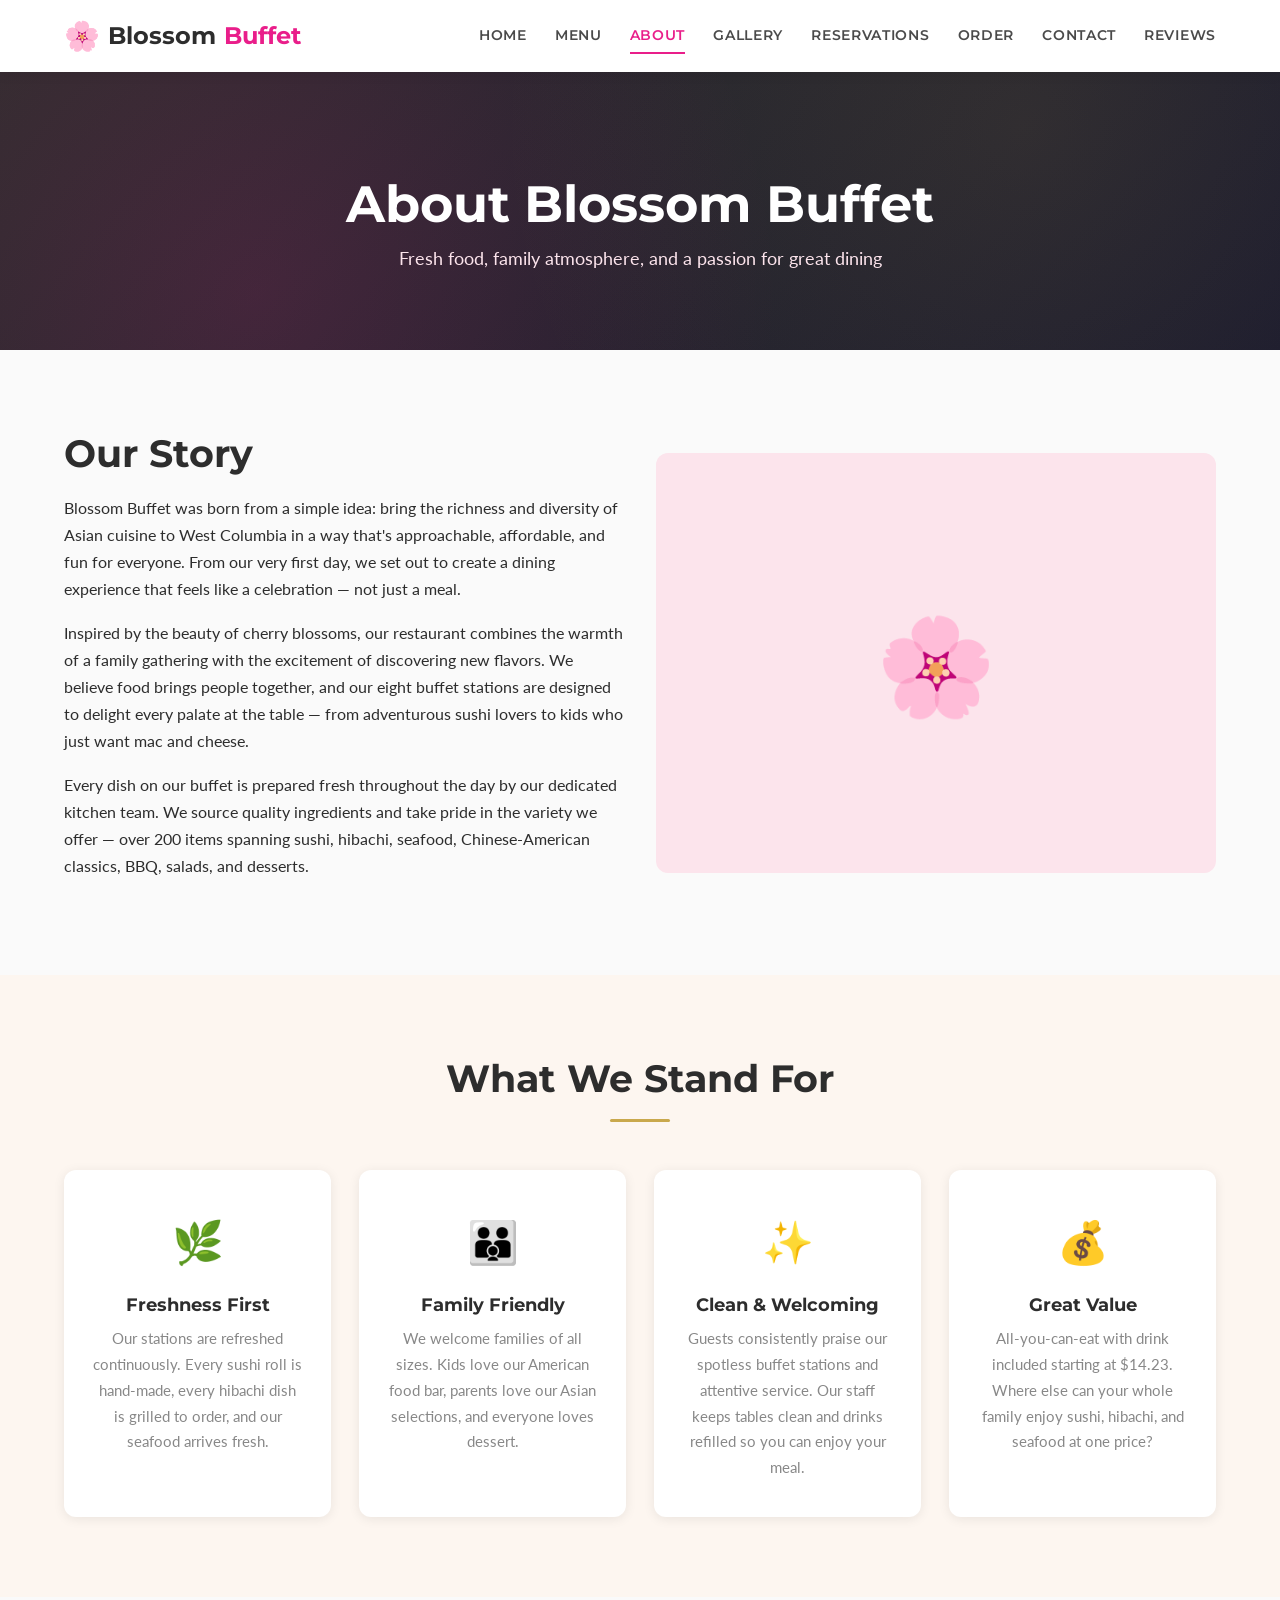
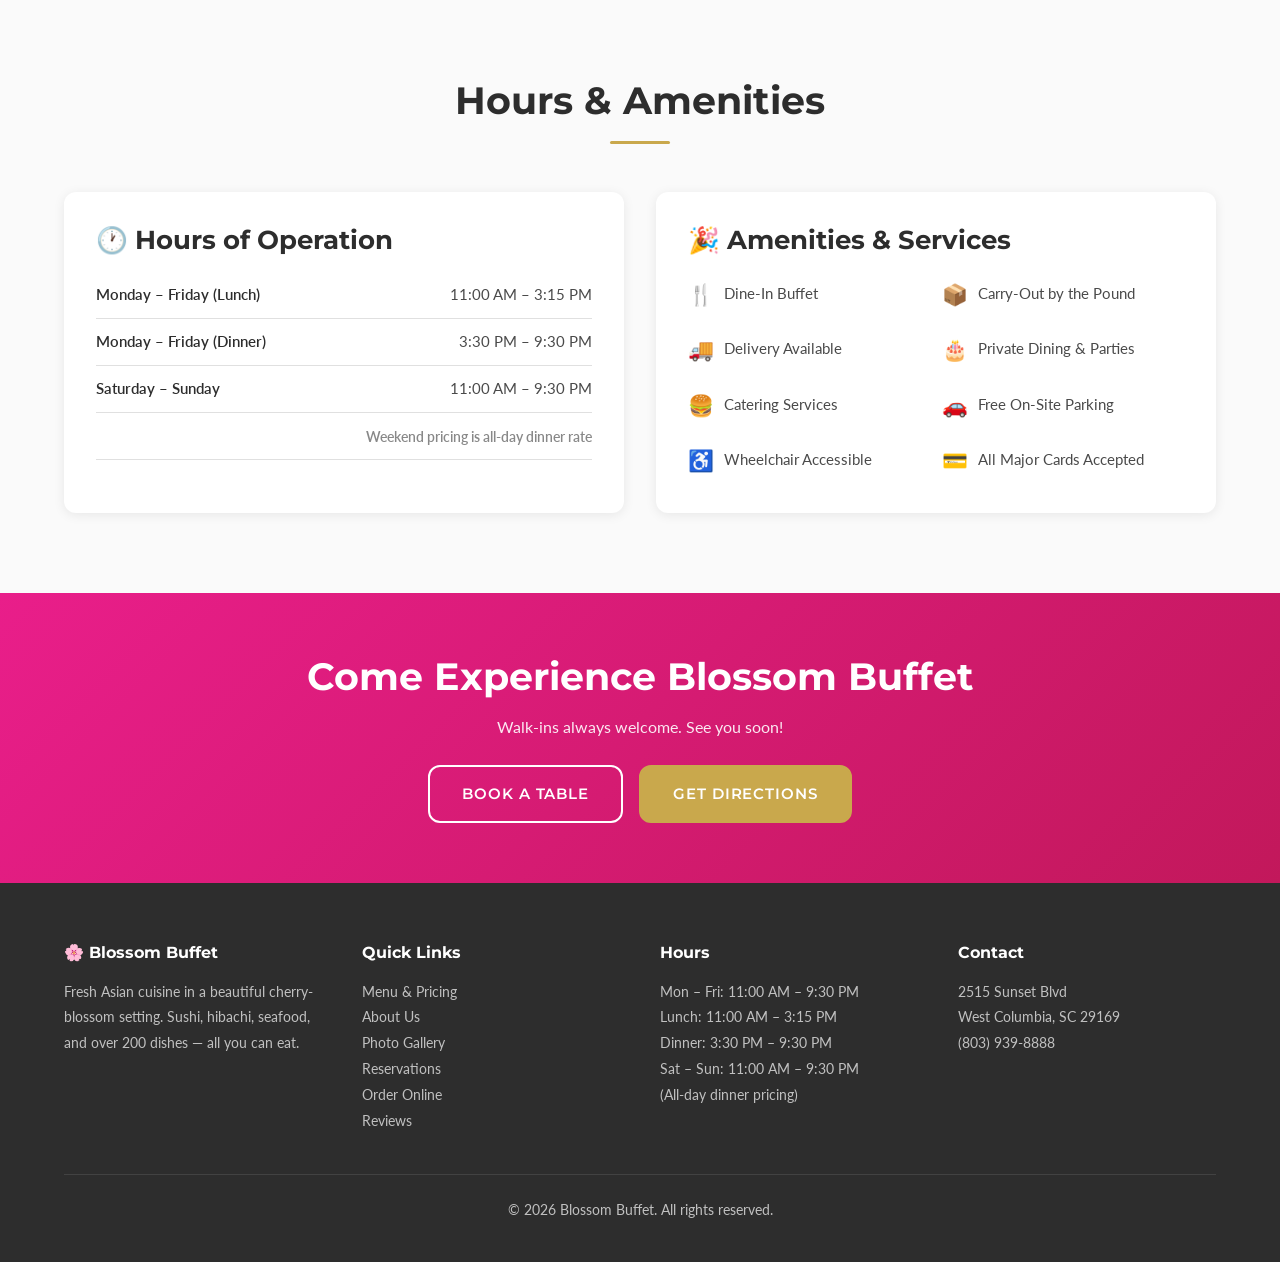
<file: about.html>
<!DOCTYPE html>
<html lang="en">
<head>
  <meta charset="UTF-8">
  <meta name="viewport" content="width=device-width, initial-scale=1.0">
  <title>About Us | Blossom Buffet — Family-Friendly Asian Buffet</title>
  <meta name="description" content="Learn about Blossom Buffet — a family-friendly Asian buffet in West Columbia, SC. Fresh food, beautiful cherry-blossom decor, and welcoming service since day one.">
  <link rel="preconnect" href="https://fonts.googleapis.com">
  <link rel="preconnect" href="https://fonts.gstatic.com" crossorigin>
  <link href="https://fonts.googleapis.com/css2?family=Montserrat:wght@400;600;700;800&family=Lato:wght@300;400;700&display=swap" rel="stylesheet">
  <link rel="stylesheet" href="css/style.css">
</head>
<body>

  <!-- Navigation -->
  <nav class="site-nav" aria-label="Main navigation">
    <div class="nav-inner">
      <a href="index.html" class="nav-logo" aria-label="Blossom Buffet Home">
        <span class="blossom-icon" aria-hidden="true">&#127800;</span>
        Blossom <span>Buffet</span>
      </a>
      <button class="hamburger" aria-label="Toggle menu" aria-expanded="false">
        <span></span><span></span><span></span>
      </button>
      <div class="nav-links" role="menubar">
        <a href="index.html" role="menuitem">Home</a>
        <a href="menu.html" role="menuitem">Menu</a>
        <a href="about.html" class="active" role="menuitem">About</a>
        <a href="gallery.html" role="menuitem">Gallery</a>
        <a href="reservations.html" role="menuitem">Reservations</a>
        <a href="order.html" role="menuitem">Order</a>
        <a href="contact.html" role="menuitem">Contact</a>
        <a href="reviews.html" role="menuitem">Reviews</a>
      </div>
    </div>
  </nav>

  <!-- Page Header -->
  <header class="page-header">
    <div class="container">
      <h1>About Blossom Buffet</h1>
      <p>Fresh food, family atmosphere, and a passion for great dining</p>
    </div>
  </header>

  <!-- Our Story -->
  <section class="section" aria-labelledby="story-heading">
    <div class="container">
      <div class="info-grid">
        <div class="fade-up" style="display:flex; flex-direction:column; justify-content:center;">
          <h2 id="story-heading" style="margin-bottom:16px;">Our Story</h2>
          <p>Blossom Buffet was born from a simple idea: bring the richness and diversity of Asian cuisine to West Columbia in a way that's approachable, affordable, and fun for everyone. From our very first day, we set out to create a dining experience that feels like a celebration — not just a meal.</p>
          <p>Inspired by the beauty of cherry blossoms, our restaurant combines the warmth of a family gathering with the excitement of discovering new flavors. We believe food brings people together, and our eight buffet stations are designed to delight every palate at the table — from adventurous sushi lovers to kids who just want mac and cheese.</p>
          <p>Every dish on our buffet is prepared fresh throughout the day by our dedicated kitchen team. We source quality ingredients and take pride in the variety we offer — over 200 items spanning sushi, hibachi, seafood, Chinese-American classics, BBQ, salads, and desserts.</p>
        </div>
        <div class="fade-up" style="display:flex; align-items:center; justify-content:center;">
          <div style="background:var(--pink-light); border-radius:var(--radius); width:100%; aspect-ratio:4/3; display:flex; align-items:center; justify-content:center; font-size:6rem;">&#127800;</div>
        </div>
      </div>
    </div>
  </section>

  <!-- Mission & Values -->
  <section class="section section-alt" aria-labelledby="values-heading">
    <div class="container">
      <div class="section-header">
        <h2 id="values-heading">What We Stand For</h2>
        <div class="divider" aria-hidden="true"></div>
      </div>
      <div class="features-grid">
        <div class="feature-card fade-up">
          <span class="feature-icon" aria-hidden="true">&#127807;</span>
          <h3>Freshness First</h3>
          <p>Our stations are refreshed continuously. Every sushi roll is hand-made, every hibachi dish is grilled to order, and our seafood arrives fresh.</p>
        </div>
        <div class="feature-card fade-up">
          <span class="feature-icon" aria-hidden="true">&#128106;</span>
          <h3>Family Friendly</h3>
          <p>We welcome families of all sizes. Kids love our American food bar, parents love our Asian selections, and everyone loves dessert.</p>
        </div>
        <div class="feature-card fade-up">
          <span class="feature-icon" aria-hidden="true">&#10024;</span>
          <h3>Clean &amp; Welcoming</h3>
          <p>Guests consistently praise our spotless buffet stations and attentive service. Our staff keeps tables clean and drinks refilled so you can enjoy your meal.</p>
        </div>
        <div class="feature-card fade-up">
          <span class="feature-icon" aria-hidden="true">&#128176;</span>
          <h3>Great Value</h3>
          <p>All-you-can-eat with drink included starting at $14.23. Where else can your whole family enjoy sushi, hibachi, and seafood at one price?</p>
        </div>
      </div>
    </div>
  </section>

  <!-- Hours & Amenities -->
  <section class="section" aria-labelledby="details-heading">
    <div class="container">
      <div class="section-header">
        <h2 id="details-heading">Hours &amp; Amenities</h2>
        <div class="divider" aria-hidden="true"></div>
      </div>
      <div class="info-grid">
        <div class="info-box fade-up">
          <h3>&#128336; Hours of Operation</h3>
          <table class="hours-table">
            <tr><td>Monday – Friday (Lunch)</td><td>11:00 AM – 3:15 PM</td></tr>
            <tr><td>Monday – Friday (Dinner)</td><td>3:30 PM – 9:30 PM</td></tr>
            <tr><td>Saturday – Sunday</td><td>11:00 AM – 9:30 PM</td></tr>
            <tr><td colspan="2" style="color:var(--gray); font-size:0.88rem; padding-top:12px;">Weekend pricing is all-day dinner rate</td></tr>
          </table>
        </div>
        <div class="info-box fade-up">
          <h3>&#127881; Amenities &amp; Services</h3>
          <ul class="amenities-list">
            <li><span class="amenity-icon" aria-hidden="true">&#127860;</span> Dine-In Buffet</li>
            <li><span class="amenity-icon" aria-hidden="true">&#128230;</span> Carry-Out by the Pound</li>
            <li><span class="amenity-icon" aria-hidden="true">&#128666;</span> Delivery Available</li>
            <li><span class="amenity-icon" aria-hidden="true">&#127874;</span> Private Dining &amp; Parties</li>
            <li><span class="amenity-icon" aria-hidden="true">&#127828;</span> Catering Services</li>
            <li><span class="amenity-icon" aria-hidden="true">&#128663;</span> Free On-Site Parking</li>
            <li><span class="amenity-icon" aria-hidden="true">&#9855;</span> Wheelchair Accessible</li>
            <li><span class="amenity-icon" aria-hidden="true">&#128179;</span> All Major Cards Accepted</li>
          </ul>
        </div>
      </div>
    </div>
  </section>

  <!-- CTA -->
  <section class="cta-banner">
    <div class="container">
      <h2>Come Experience Blossom Buffet</h2>
      <p>Walk-ins always welcome. See you soon!</p>
      <div class="hero-btns">
        <a href="reservations.html" class="btn btn-secondary">Book a Table</a>
        <a href="contact.html" class="btn btn-gold">Get Directions</a>
      </div>
    </div>
  </section>

  <!-- Footer -->
  <footer class="site-footer">
    <div class="container">
      <div class="footer-grid">
        <div class="footer-col">
          <h4>&#127800; Blossom Buffet</h4>
          <p>Fresh Asian cuisine in a beautiful cherry-blossom setting. Sushi, hibachi, seafood, and over 200 dishes — all you can eat.</p>
        </div>
        <div class="footer-col">
          <h4>Quick Links</h4>
          <ul>
            <li><a href="menu.html">Menu &amp; Pricing</a></li>
            <li><a href="about.html">About Us</a></li>
            <li><a href="gallery.html">Photo Gallery</a></li>
            <li><a href="reservations.html">Reservations</a></li>
            <li><a href="order.html">Order Online</a></li>
            <li><a href="reviews.html">Reviews</a></li>
          </ul>
        </div>
        <div class="footer-col">
          <h4>Hours</h4>
          <ul>
            <li>Mon – Fri: 11:00 AM – 9:30 PM</li>
            <li>Lunch: 11:00 AM – 3:15 PM</li>
            <li>Dinner: 3:30 PM – 9:30 PM</li>
            <li>Sat – Sun: 11:00 AM – 9:30 PM</li>
            <li>(All-day dinner pricing)</li>
          </ul>
        </div>
        <div class="footer-col">
          <h4>Contact</h4>
          <ul>
            <li>2515 Sunset Blvd</li>
            <li>West Columbia, SC 29169</li>
            <li><a href="tel:+18039398888">(803) 939-8888</a></li>
          </ul>
        </div>
      </div>
      <div class="footer-bottom">
        <p>&copy; 2026 Blossom Buffet. All rights reserved.</p>
      </div>
    </div>
  </footer>

  <script src="js/main.js"></script>
</body>
</html>
</file>
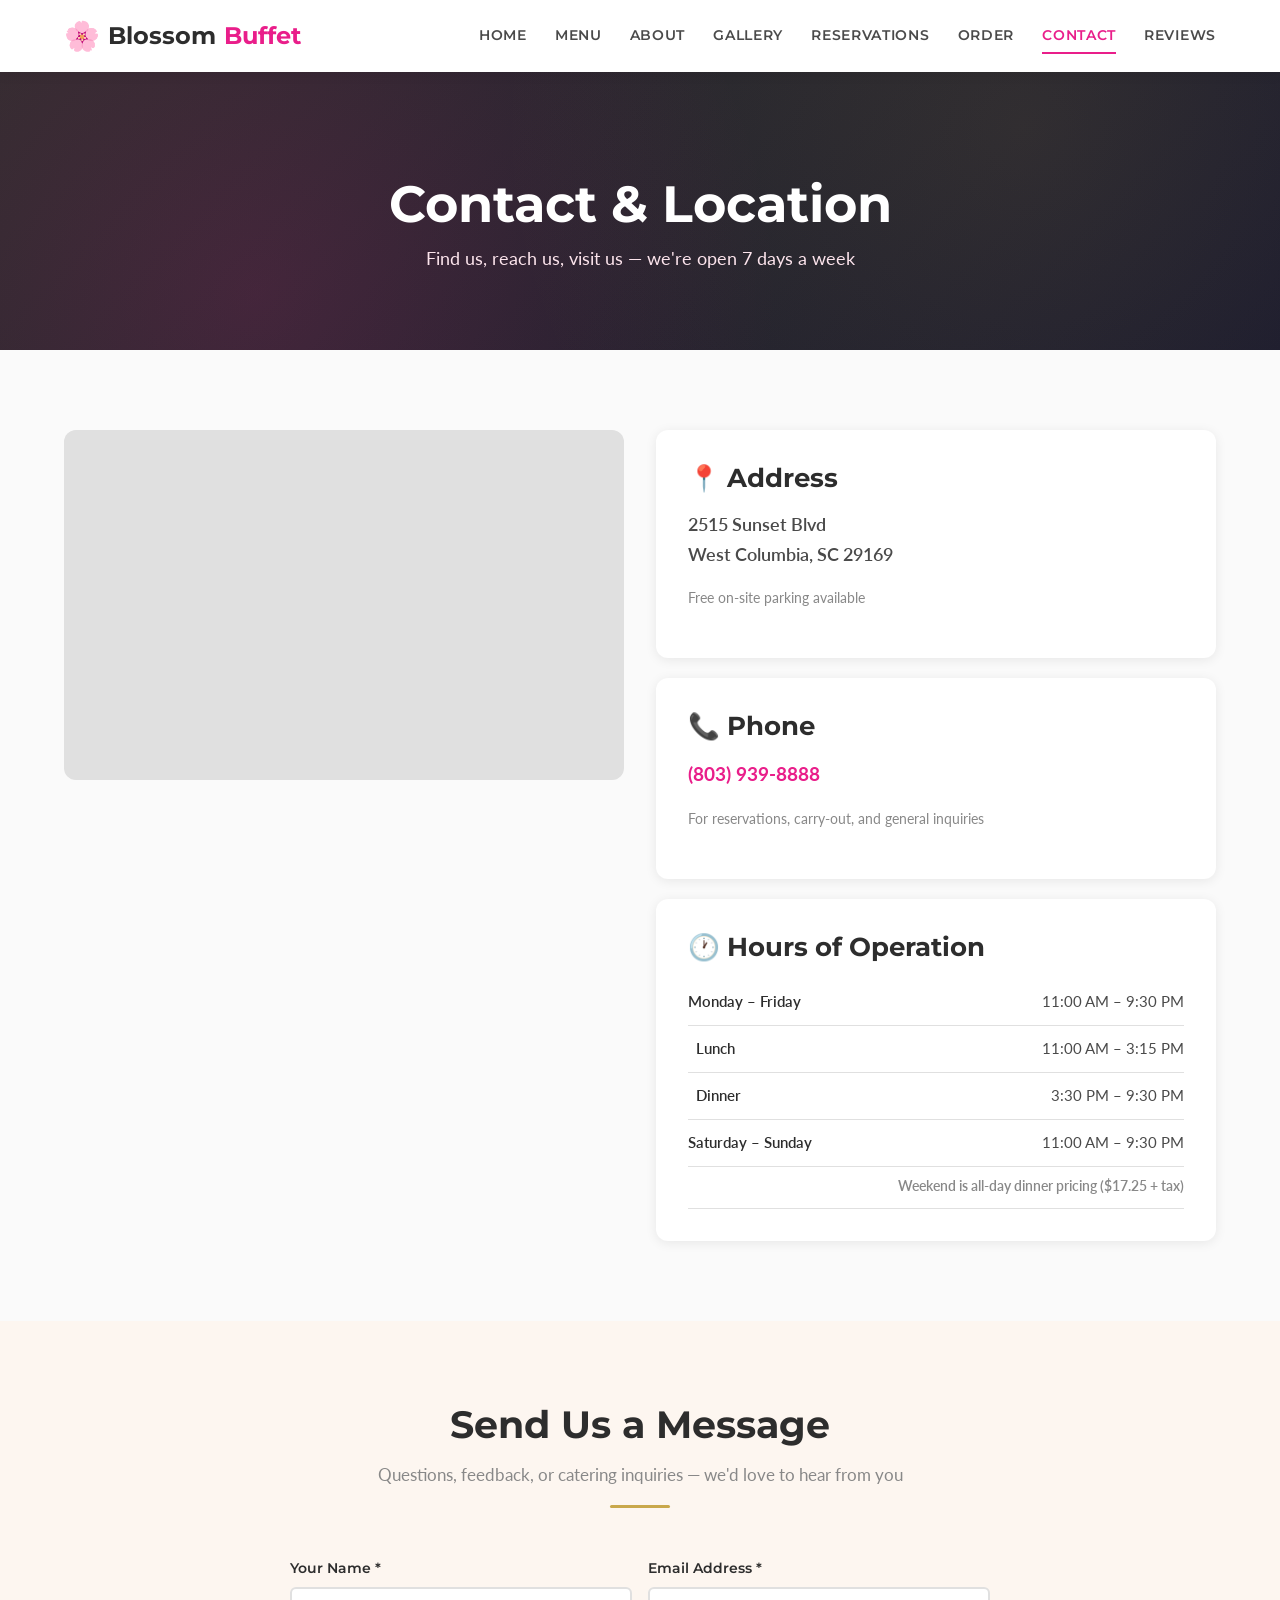
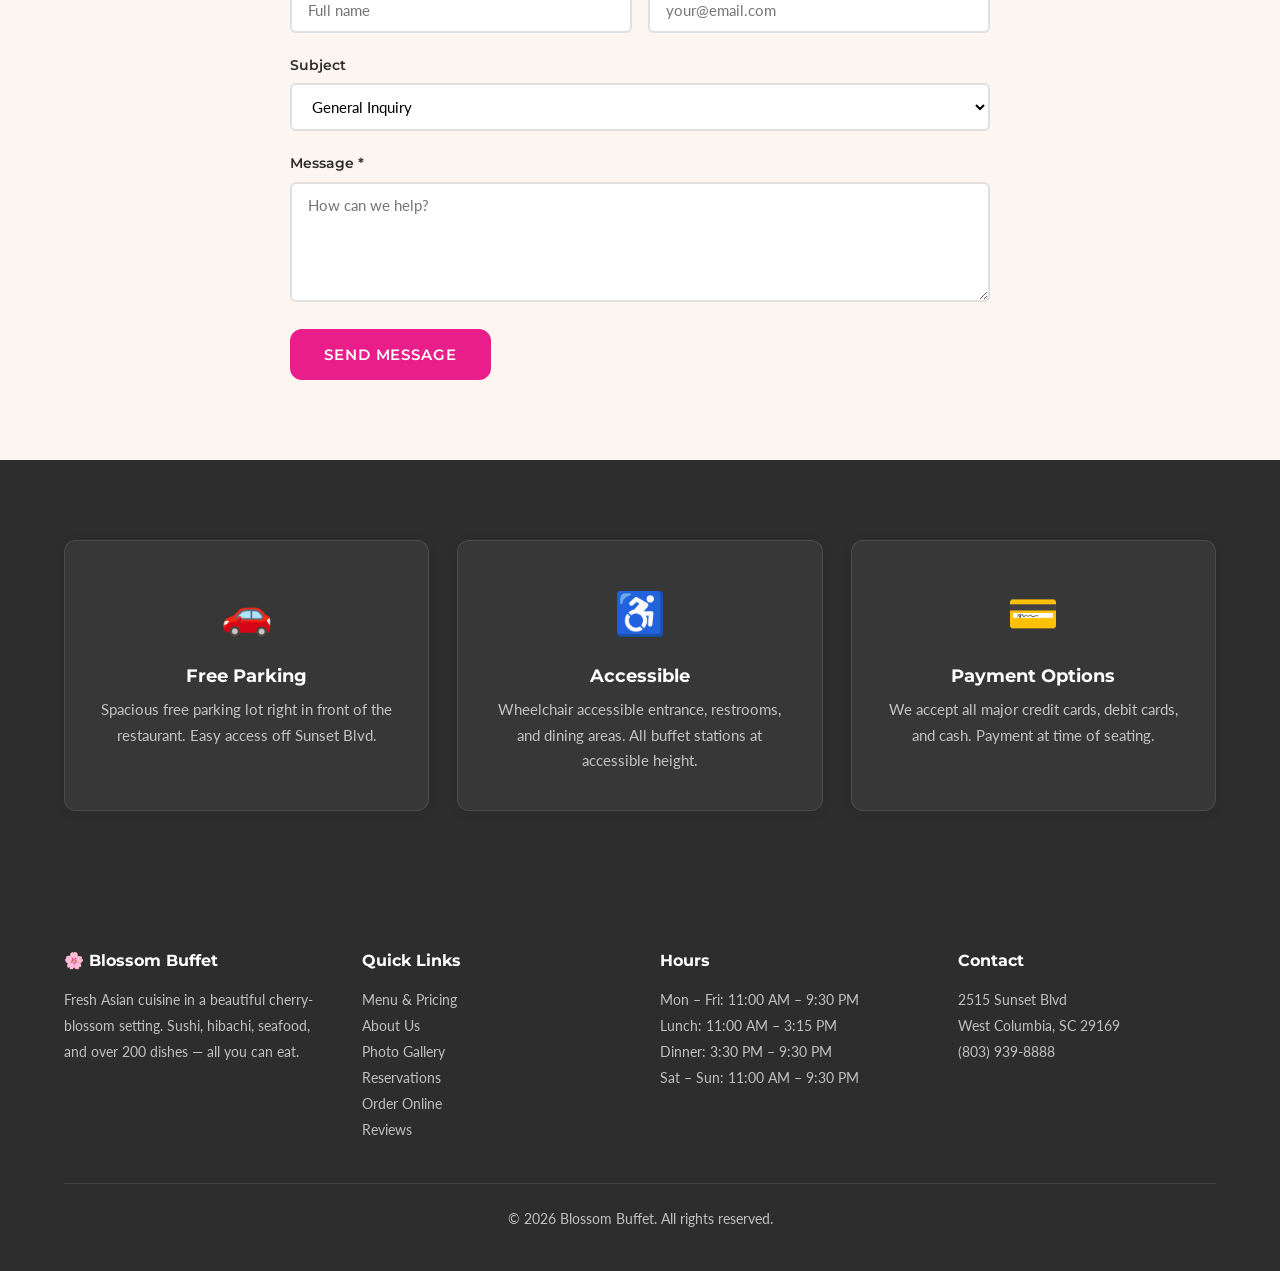
<file: contact.html>
<!DOCTYPE html>
<html lang="en">
<head>
  <meta charset="UTF-8">
  <meta name="viewport" content="width=device-width, initial-scale=1.0">
  <title>Contact &amp; Location | Blossom Buffet — West Columbia, SC</title>
  <meta name="description" content="Find Blossom Buffet at 2515 Sunset Blvd, West Columbia, SC 29169. Get directions, hours, phone number and parking info. Open 7 days a week.">
  <link rel="preconnect" href="https://fonts.googleapis.com">
  <link rel="preconnect" href="https://fonts.gstatic.com" crossorigin>
  <link href="https://fonts.googleapis.com/css2?family=Montserrat:wght@400;600;700;800&family=Lato:wght@300;400;700&display=swap" rel="stylesheet">
  <link rel="stylesheet" href="css/style.css">
</head>
<body>

  <!-- Navigation -->
  <nav class="site-nav" aria-label="Main navigation">
    <div class="nav-inner">
      <a href="index.html" class="nav-logo" aria-label="Blossom Buffet Home">
        <span class="blossom-icon" aria-hidden="true">&#127800;</span>
        Blossom <span>Buffet</span>
      </a>
      <button class="hamburger" aria-label="Toggle menu" aria-expanded="false">
        <span></span><span></span><span></span>
      </button>
      <div class="nav-links" role="menubar">
        <a href="index.html" role="menuitem">Home</a>
        <a href="menu.html" role="menuitem">Menu</a>
        <a href="about.html" role="menuitem">About</a>
        <a href="gallery.html" role="menuitem">Gallery</a>
        <a href="reservations.html" role="menuitem">Reservations</a>
        <a href="order.html" role="menuitem">Order</a>
        <a href="contact.html" class="active" role="menuitem">Contact</a>
        <a href="reviews.html" role="menuitem">Reviews</a>
      </div>
    </div>
  </nav>

  <!-- Page Header -->
  <header class="page-header">
    <div class="container">
      <h1>Contact &amp; Location</h1>
      <p>Find us, reach us, visit us — we're open 7 days a week</p>
    </div>
  </header>

  <!-- Map & Info -->
  <section class="section" aria-labelledby="location-heading">
    <div class="container">
      <h2 class="sr-only" id="location-heading">Our Location</h2>
      <div class="info-grid">
        <div class="fade-up">
          <div class="map-container">
            <iframe
              title="Blossom Buffet location on Google Maps"
              src="https://www.google.com/maps/embed?pb=!1m18!1m12!1m3!1d3312.5!2d-81.108!3d33.993!2m3!1f0!2f0!3f0!3m2!1i1024!2i768!4f13.1!3m3!1m2!1s0x0%3A0x0!2zMzPCsDU5JzM0LjgiTiA4McKwMDYnMjguOCJX!5e0!3m2!1sen!2sus!4v1700000000000"
              width="600"
              height="350"
              style="border:0;"
              allowfullscreen=""
              loading="lazy"
              referrerpolicy="no-referrer-when-downgrade">
            </iframe>
          </div>
        </div>
        <div class="fade-up">
          <div class="info-box" style="margin-bottom:20px;">
            <h3>&#128205; Address</h3>
            <p style="font-size:1.1rem; font-weight:600;">2515 Sunset Blvd<br>West Columbia, SC 29169</p>
            <p style="color:var(--gray); font-size:0.9rem;">Free on-site parking available</p>
          </div>
          <div class="info-box" style="margin-bottom:20px;">
            <h3>&#128222; Phone</h3>
            <p><a href="tel:+18039398888" style="font-size:1.2rem; font-weight:700;">(803) 939-8888</a></p>
            <p style="color:var(--gray); font-size:0.9rem;">For reservations, carry-out, and general inquiries</p>
          </div>
          <div class="info-box">
            <h3>&#128336; Hours of Operation</h3>
            <table class="hours-table">
              <tr><td>Monday – Friday</td><td>11:00 AM – 9:30 PM</td></tr>
              <tr><td>&nbsp;&nbsp;Lunch</td><td>11:00 AM – 3:15 PM</td></tr>
              <tr><td>&nbsp;&nbsp;Dinner</td><td>3:30 PM – 9:30 PM</td></tr>
              <tr><td>Saturday – Sunday</td><td>11:00 AM – 9:30 PM</td></tr>
              <tr><td colspan="2" style="color:var(--gray); font-size:0.85rem; padding-top:8px;">Weekend is all-day dinner pricing ($17.25 + tax)</td></tr>
            </table>
          </div>
        </div>
      </div>
    </div>
  </section>

  <!-- Contact Form -->
  <section class="section section-alt" aria-labelledby="contact-form-heading">
    <div class="container">
      <div class="section-header">
        <h2 id="contact-form-heading">Send Us a Message</h2>
        <p>Questions, feedback, or catering inquiries — we'd love to hear from you</p>
        <div class="divider" aria-hidden="true"></div>
      </div>
      <form id="contact-form" style="max-width:700px; margin:0 auto;" novalidate>
        <div class="form-row">
          <div class="form-group">
            <label for="contact-name">Your Name *</label>
            <input type="text" id="contact-name" name="name" required placeholder="Full name">
          </div>
          <div class="form-group">
            <label for="contact-email">Email Address *</label>
            <input type="email" id="contact-email" name="email" required placeholder="your@email.com">
          </div>
        </div>
        <div class="form-group">
          <label for="contact-subject">Subject</label>
          <select id="contact-subject" name="subject">
            <option value="general">General Inquiry</option>
            <option value="reservation">Reservation Question</option>
            <option value="catering">Catering Request</option>
            <option value="feedback">Feedback</option>
            <option value="other">Other</option>
          </select>
        </div>
        <div class="form-group">
          <label for="contact-message">Message *</label>
          <textarea id="contact-message" name="message" required placeholder="How can we help?"></textarea>
        </div>
        <button type="submit" class="btn btn-primary">Send Message</button>
      </form>
    </div>
  </section>

  <!-- Quick Facts -->
  <section class="section section-dark" aria-label="Quick details">
    <div class="container">
      <div class="features-grid">
        <div class="feature-card fade-up" style="background:rgba(255,255,255,0.05); border:1px solid rgba(255,255,255,0.1);">
          <span class="feature-icon" aria-hidden="true">&#128663;</span>
          <h3 style="color:var(--white);">Free Parking</h3>
          <p style="color:rgba(255,255,255,0.7);">Spacious free parking lot right in front of the restaurant. Easy access off Sunset Blvd.</p>
        </div>
        <div class="feature-card fade-up" style="background:rgba(255,255,255,0.05); border:1px solid rgba(255,255,255,0.1);">
          <span class="feature-icon" aria-hidden="true">&#9855;</span>
          <h3 style="color:var(--white);">Accessible</h3>
          <p style="color:rgba(255,255,255,0.7);">Wheelchair accessible entrance, restrooms, and dining areas. All buffet stations at accessible height.</p>
        </div>
        <div class="feature-card fade-up" style="background:rgba(255,255,255,0.05); border:1px solid rgba(255,255,255,0.1);">
          <span class="feature-icon" aria-hidden="true">&#128179;</span>
          <h3 style="color:var(--white);">Payment Options</h3>
          <p style="color:rgba(255,255,255,0.7);">We accept all major credit cards, debit cards, and cash. Payment at time of seating.</p>
        </div>
      </div>
    </div>
  </section>

  <!-- Footer -->
  <footer class="site-footer">
    <div class="container">
      <div class="footer-grid">
        <div class="footer-col">
          <h4>&#127800; Blossom Buffet</h4>
          <p>Fresh Asian cuisine in a beautiful cherry-blossom setting. Sushi, hibachi, seafood, and over 200 dishes — all you can eat.</p>
        </div>
        <div class="footer-col">
          <h4>Quick Links</h4>
          <ul>
            <li><a href="menu.html">Menu &amp; Pricing</a></li>
            <li><a href="about.html">About Us</a></li>
            <li><a href="gallery.html">Photo Gallery</a></li>
            <li><a href="reservations.html">Reservations</a></li>
            <li><a href="order.html">Order Online</a></li>
            <li><a href="reviews.html">Reviews</a></li>
          </ul>
        </div>
        <div class="footer-col">
          <h4>Hours</h4>
          <ul>
            <li>Mon – Fri: 11:00 AM – 9:30 PM</li>
            <li>Lunch: 11:00 AM – 3:15 PM</li>
            <li>Dinner: 3:30 PM – 9:30 PM</li>
            <li>Sat – Sun: 11:00 AM – 9:30 PM</li>
          </ul>
        </div>
        <div class="footer-col">
          <h4>Contact</h4>
          <ul>
            <li>2515 Sunset Blvd</li>
            <li>West Columbia, SC 29169</li>
            <li><a href="tel:+18039398888">(803) 939-8888</a></li>
          </ul>
        </div>
      </div>
      <div class="footer-bottom">
        <p>&copy; 2026 Blossom Buffet. All rights reserved.</p>
      </div>
    </div>
  </footer>

  <script src="js/main.js"></script>
</body>
</html>
</file>
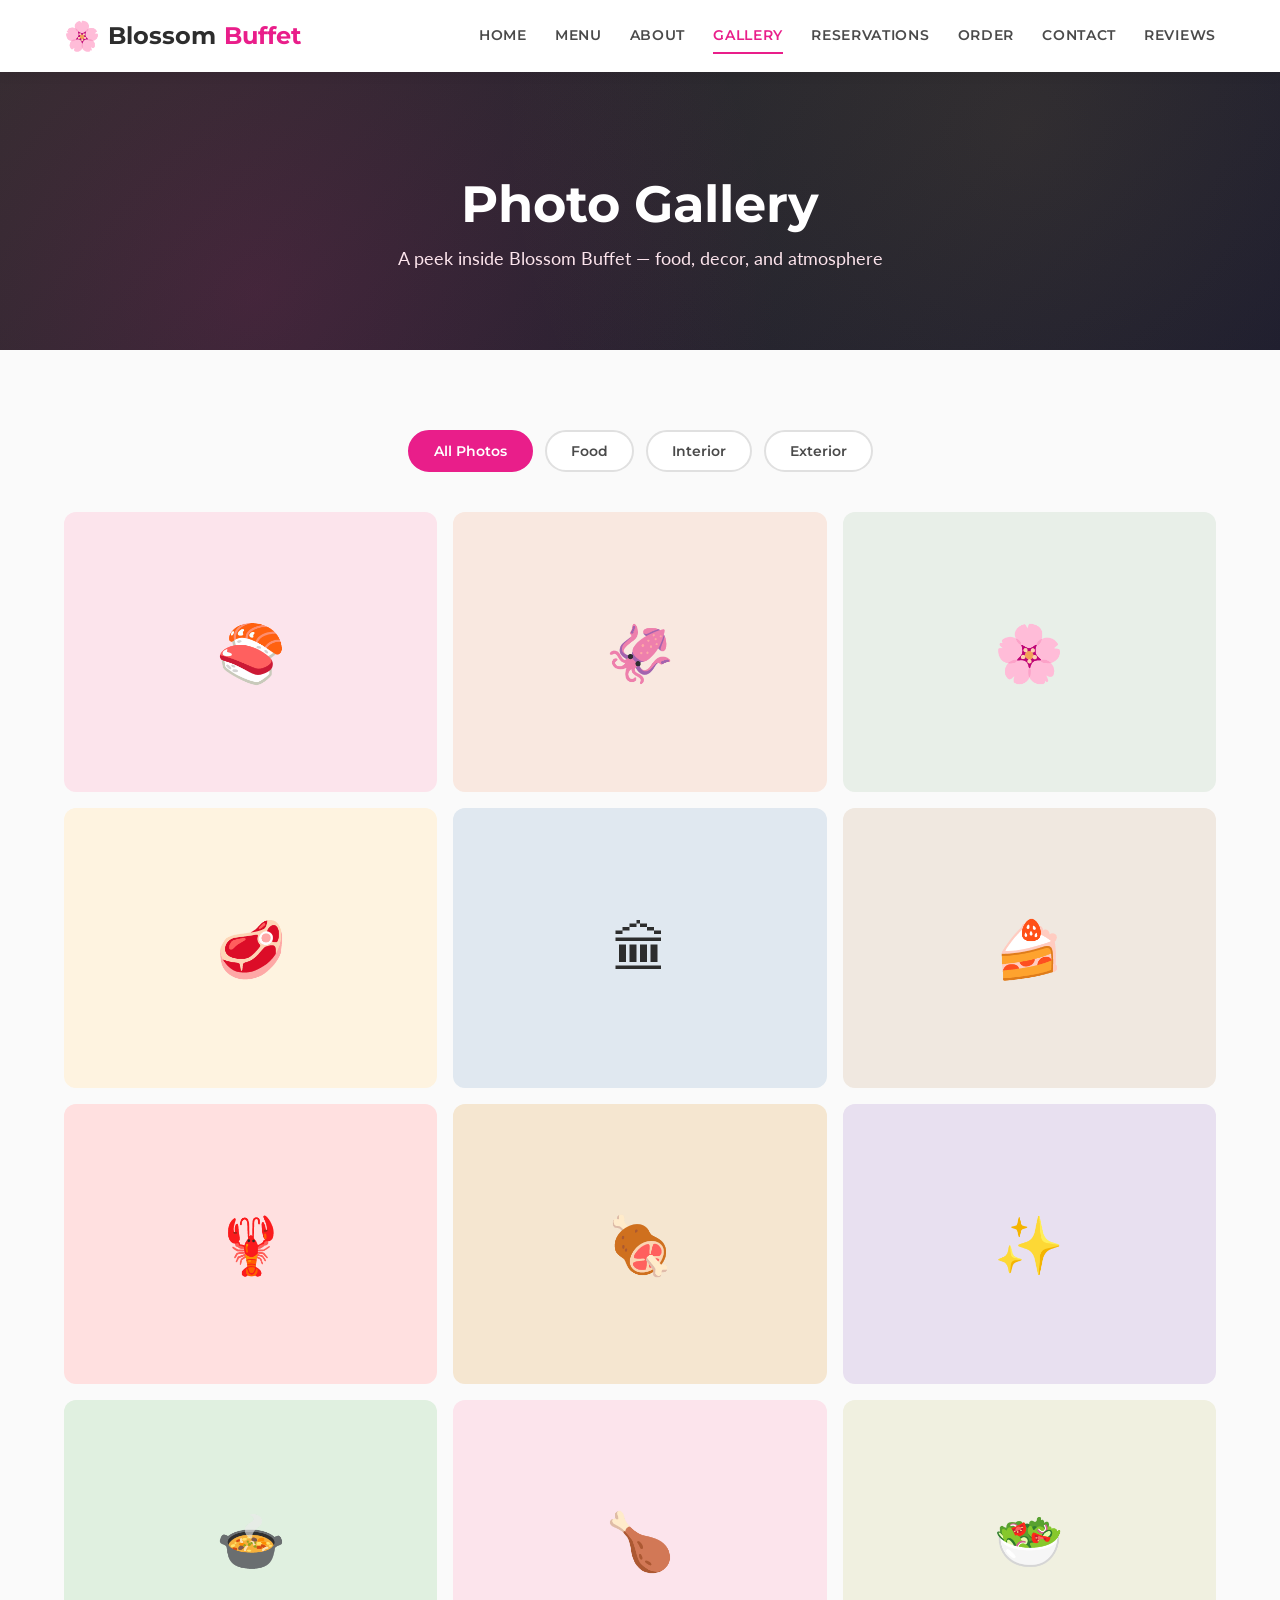
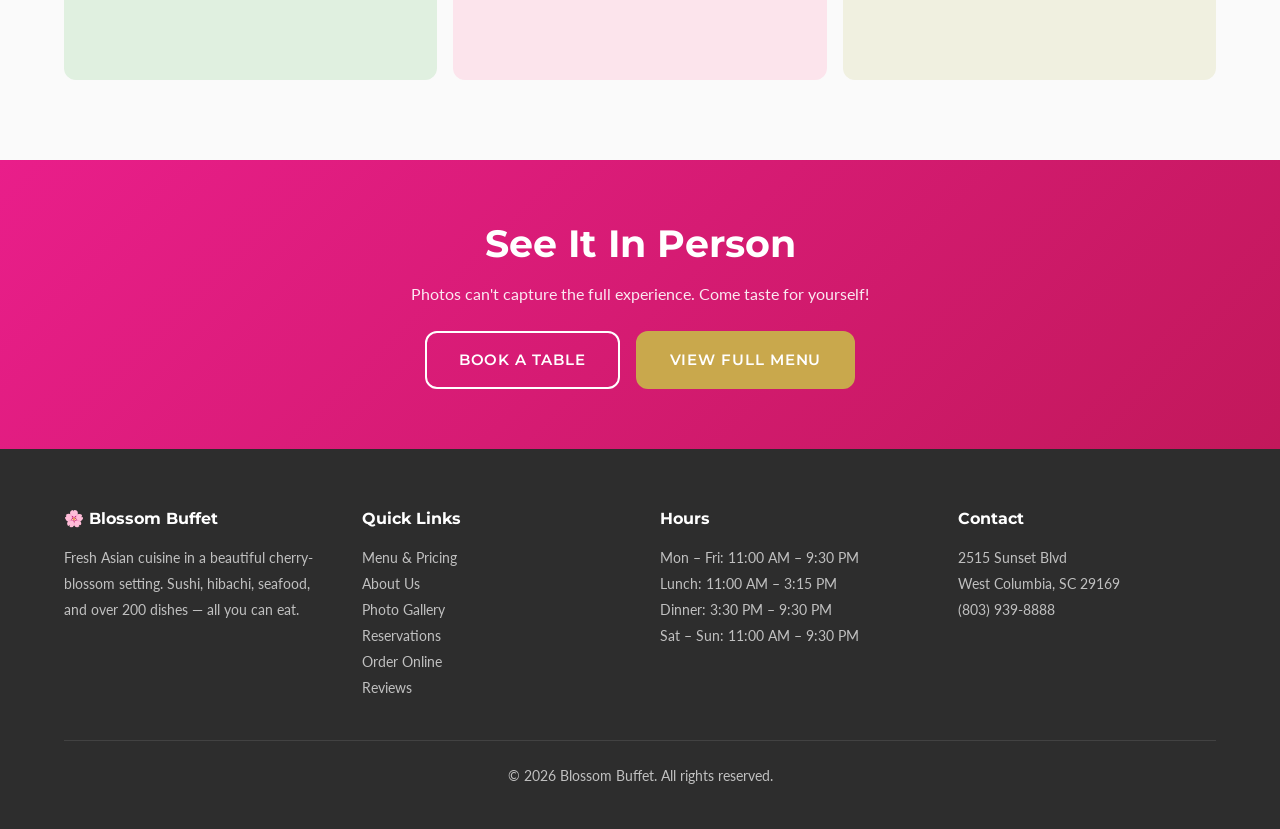
<file: gallery.html>
<!DOCTYPE html>
<html lang="en">
<head>
  <meta charset="UTF-8">
  <meta name="viewport" content="width=device-width, initial-scale=1.0">
  <title>Photo Gallery | Blossom Buffet — See Our Food &amp; Interior</title>
  <meta name="description" content="Browse photos of Blossom Buffet's beautiful cherry-blossom dining room, fresh sushi bar, seafood station, hibachi grill, dessert bar, and more.">
  <link rel="preconnect" href="https://fonts.googleapis.com">
  <link rel="preconnect" href="https://fonts.gstatic.com" crossorigin>
  <link href="https://fonts.googleapis.com/css2?family=Montserrat:wght@400;600;700;800&family=Lato:wght@300;400;700&display=swap" rel="stylesheet">
  <link rel="stylesheet" href="css/style.css">
</head>
<body>

  <!-- Navigation -->
  <nav class="site-nav" aria-label="Main navigation">
    <div class="nav-inner">
      <a href="index.html" class="nav-logo" aria-label="Blossom Buffet Home">
        <span class="blossom-icon" aria-hidden="true">&#127800;</span>
        Blossom <span>Buffet</span>
      </a>
      <button class="hamburger" aria-label="Toggle menu" aria-expanded="false">
        <span></span><span></span><span></span>
      </button>
      <div class="nav-links" role="menubar">
        <a href="index.html" role="menuitem">Home</a>
        <a href="menu.html" role="menuitem">Menu</a>
        <a href="about.html" role="menuitem">About</a>
        <a href="gallery.html" class="active" role="menuitem">Gallery</a>
        <a href="reservations.html" role="menuitem">Reservations</a>
        <a href="order.html" role="menuitem">Order</a>
        <a href="contact.html" role="menuitem">Contact</a>
        <a href="reviews.html" role="menuitem">Reviews</a>
      </div>
    </div>
  </nav>

  <!-- Page Header -->
  <header class="page-header">
    <div class="container">
      <h1>Photo Gallery</h1>
      <p>A peek inside Blossom Buffet — food, decor, and atmosphere</p>
    </div>
  </header>

  <!-- Gallery -->
  <section class="section" aria-labelledby="gallery-heading">
    <div class="container">
      <h2 class="sr-only" id="gallery-heading">Photo Gallery</h2>

      <div class="menu-tabs" role="tablist" aria-label="Gallery categories">
        <button class="menu-tab active" role="tab" data-tab="gallery-all">All Photos</button>
        <button class="menu-tab" role="tab" data-tab="gallery-food">Food</button>
        <button class="menu-tab" role="tab" data-tab="gallery-interior">Interior</button>
        <button class="menu-tab" role="tab" data-tab="gallery-exterior">Exterior</button>
      </div>

      <div class="menu-category active" id="gallery-all" role="tabpanel">
        <div class="gallery-grid">
          <div class="gallery-item fade-up" data-caption="Fresh Sushi Rolls" role="button" tabindex="0" aria-label="View: Fresh Sushi Rolls">
            &#127843;
            <div class="gallery-caption">Fresh Sushi Rolls</div>
          </div>
          <div class="gallery-item fade-up" style="background:var(--blush);" data-caption="Spicy Baby Octopus" role="button" tabindex="0" aria-label="View: Spicy Baby Octopus">
            &#129425;
            <div class="gallery-caption">Spicy Baby Octopus</div>
          </div>
          <div class="gallery-item fade-up" style="background:#e8efe8;" data-caption="Cherry Blossom Dining Room" role="button" tabindex="0" aria-label="View: Cherry Blossom Dining Room">
            &#127800;
            <div class="gallery-caption">Cherry Blossom Dining Room</div>
          </div>
          <div class="gallery-item fade-up" style="background:#fef3e0;" data-caption="Crispy Egg Rolls &amp; Appetizers" role="button" tabindex="0" aria-label="View: Crispy Egg Rolls and Appetizers">
            &#129385;
            <div class="gallery-caption">Crispy Egg Rolls &amp; Appetizers</div>
          </div>
          <div class="gallery-item fade-up" style="background:#e0e8f0;" data-caption="Blossom Buffet Exterior at Night" role="button" tabindex="0" aria-label="View: Blossom Buffet Exterior at Night">
            &#127963;
            <div class="gallery-caption">Blossom Buffet Exterior at Night</div>
          </div>
          <div class="gallery-item fade-up" style="background:#f0e8e0;" data-caption="Dessert &amp; Fresh Fruit Bar" role="button" tabindex="0" aria-label="View: Dessert and Fresh Fruit Bar">
            &#127856;
            <div class="gallery-caption">Dessert &amp; Fresh Fruit Bar</div>
          </div>
          <div class="gallery-item fade-up" style="background:#ffe0e0;" data-caption="Seafood Station — Crawfish &amp; Mussels" role="button" tabindex="0" aria-label="View: Seafood Station">
            &#129438;
            <div class="gallery-caption">Seafood Station — Crawfish &amp; Mussels</div>
          </div>
          <div class="gallery-item fade-up" style="background:#f5e6d0;" data-caption="Hibachi Grill Station" role="button" tabindex="0" aria-label="View: Hibachi Grill Station">
            &#127830;
            <div class="gallery-caption">Hibachi Grill Station</div>
          </div>
          <div class="gallery-item fade-up" style="background:#e8e0f0;" data-caption="Elegant Interior with String Lights" role="button" tabindex="0" aria-label="View: Elegant Interior with String Lights">
            &#10024;
            <div class="gallery-caption">Elegant Interior with String Lights</div>
          </div>
          <div class="gallery-item fade-up" style="background:#e0f0e0;" data-caption="Buffet Overview — Hot Food Stations" role="button" tabindex="0" aria-label="View: Buffet Overview">
            &#127858;
            <div class="gallery-caption">Buffet Overview — Hot Food Stations</div>
          </div>
          <div class="gallery-item fade-up" style="background:var(--pink-light);" data-caption="Sweet &amp; Sour Chicken" role="button" tabindex="0" aria-label="View: Sweet and Sour Chicken">
            &#127831;
            <div class="gallery-caption">Sweet &amp; Sour Chicken</div>
          </div>
          <div class="gallery-item fade-up" style="background:#f0f0e0;" data-caption="Fresh Salad Bar" role="button" tabindex="0" aria-label="View: Fresh Salad Bar">
            &#129367;
            <div class="gallery-caption">Fresh Salad Bar</div>
          </div>
        </div>
      </div>

      <div class="menu-category" id="gallery-food" role="tabpanel">
        <div class="gallery-grid">
          <div class="gallery-item fade-up" data-caption="Fresh Sushi Rolls" role="button" tabindex="0">
            &#127843;
            <div class="gallery-caption">Fresh Sushi Rolls</div>
          </div>
          <div class="gallery-item fade-up" style="background:var(--blush);" data-caption="Spicy Baby Octopus" role="button" tabindex="0">
            &#129425;
            <div class="gallery-caption">Spicy Baby Octopus</div>
          </div>
          <div class="gallery-item fade-up" style="background:#fef3e0;" data-caption="Crispy Egg Rolls &amp; Appetizers" role="button" tabindex="0">
            &#129385;
            <div class="gallery-caption">Crispy Egg Rolls &amp; Appetizers</div>
          </div>
          <div class="gallery-item fade-up" style="background:#f0e8e0;" data-caption="Dessert &amp; Fresh Fruit Bar" role="button" tabindex="0">
            &#127856;
            <div class="gallery-caption">Dessert &amp; Fresh Fruit Bar</div>
          </div>
          <div class="gallery-item fade-up" style="background:#ffe0e0;" data-caption="Seafood Station" role="button" tabindex="0">
            &#129438;
            <div class="gallery-caption">Seafood Station — Crawfish &amp; Mussels</div>
          </div>
          <div class="gallery-item fade-up" style="background:#f5e6d0;" data-caption="Hibachi Grill Station" role="button" tabindex="0">
            &#127830;
            <div class="gallery-caption">Hibachi Grill Station</div>
          </div>
          <div class="gallery-item fade-up" style="background:var(--pink-light);" data-caption="Sweet &amp; Sour Chicken" role="button" tabindex="0">
            &#127831;
            <div class="gallery-caption">Sweet &amp; Sour Chicken</div>
          </div>
          <div class="gallery-item fade-up" style="background:#f0f0e0;" data-caption="Fresh Salad Bar" role="button" tabindex="0">
            &#129367;
            <div class="gallery-caption">Fresh Salad Bar</div>
          </div>
        </div>
      </div>

      <div class="menu-category" id="gallery-interior" role="tabpanel">
        <div class="gallery-grid">
          <div class="gallery-item fade-up" style="background:#e8efe8;" data-caption="Cherry Blossom Dining Room" role="button" tabindex="0">
            &#127800;
            <div class="gallery-caption">Cherry Blossom Dining Room</div>
          </div>
          <div class="gallery-item fade-up" style="background:#e8e0f0;" data-caption="Elegant Interior with String Lights" role="button" tabindex="0">
            &#10024;
            <div class="gallery-caption">Elegant Interior with String Lights</div>
          </div>
          <div class="gallery-item fade-up" style="background:#e0f0e0;" data-caption="Buffet Overview" role="button" tabindex="0">
            &#127858;
            <div class="gallery-caption">Buffet Overview — Hot Food Stations</div>
          </div>
        </div>
      </div>

      <div class="menu-category" id="gallery-exterior" role="tabpanel">
        <div class="gallery-grid">
          <div class="gallery-item fade-up" style="background:#e0e8f0;" data-caption="Blossom Buffet Exterior at Night" role="button" tabindex="0">
            &#127963;
            <div class="gallery-caption">Blossom Buffet Exterior at Night</div>
          </div>
        </div>
      </div>
    </div>
  </section>

  <!-- Lightbox -->
  <div class="lightbox" id="lightbox" role="dialog" aria-label="Image viewer" aria-hidden="true">
    <button class="lightbox-close" aria-label="Close">&times;</button>
    <button class="lightbox-nav lightbox-prev" aria-label="Previous image">&#10094;</button>
    <button class="lightbox-nav lightbox-next" aria-label="Next image">&#10095;</button>
    <div class="lightbox-content">
      <div class="lightbox-display" id="lightbox-display"></div>
      <div class="lightbox-caption" id="lightbox-caption"></div>
    </div>
  </div>

  <!-- CTA -->
  <section class="cta-banner">
    <div class="container">
      <h2>See It In Person</h2>
      <p>Photos can't capture the full experience. Come taste for yourself!</p>
      <div class="hero-btns">
        <a href="reservations.html" class="btn btn-secondary">Book a Table</a>
        <a href="menu.html" class="btn btn-gold">View Full Menu</a>
      </div>
    </div>
  </section>

  <!-- Footer -->
  <footer class="site-footer">
    <div class="container">
      <div class="footer-grid">
        <div class="footer-col">
          <h4>&#127800; Blossom Buffet</h4>
          <p>Fresh Asian cuisine in a beautiful cherry-blossom setting. Sushi, hibachi, seafood, and over 200 dishes — all you can eat.</p>
        </div>
        <div class="footer-col">
          <h4>Quick Links</h4>
          <ul>
            <li><a href="menu.html">Menu &amp; Pricing</a></li>
            <li><a href="about.html">About Us</a></li>
            <li><a href="gallery.html">Photo Gallery</a></li>
            <li><a href="reservations.html">Reservations</a></li>
            <li><a href="order.html">Order Online</a></li>
            <li><a href="reviews.html">Reviews</a></li>
          </ul>
        </div>
        <div class="footer-col">
          <h4>Hours</h4>
          <ul>
            <li>Mon – Fri: 11:00 AM – 9:30 PM</li>
            <li>Lunch: 11:00 AM – 3:15 PM</li>
            <li>Dinner: 3:30 PM – 9:30 PM</li>
            <li>Sat – Sun: 11:00 AM – 9:30 PM</li>
          </ul>
        </div>
        <div class="footer-col">
          <h4>Contact</h4>
          <ul>
            <li>2515 Sunset Blvd</li>
            <li>West Columbia, SC 29169</li>
            <li><a href="tel:+18039398888">(803) 939-8888</a></li>
          </ul>
        </div>
      </div>
      <div class="footer-bottom">
        <p>&copy; 2026 Blossom Buffet. All rights reserved.</p>
      </div>
    </div>
  </footer>

  <script src="js/main.js"></script>
</body>
</html>
</file>
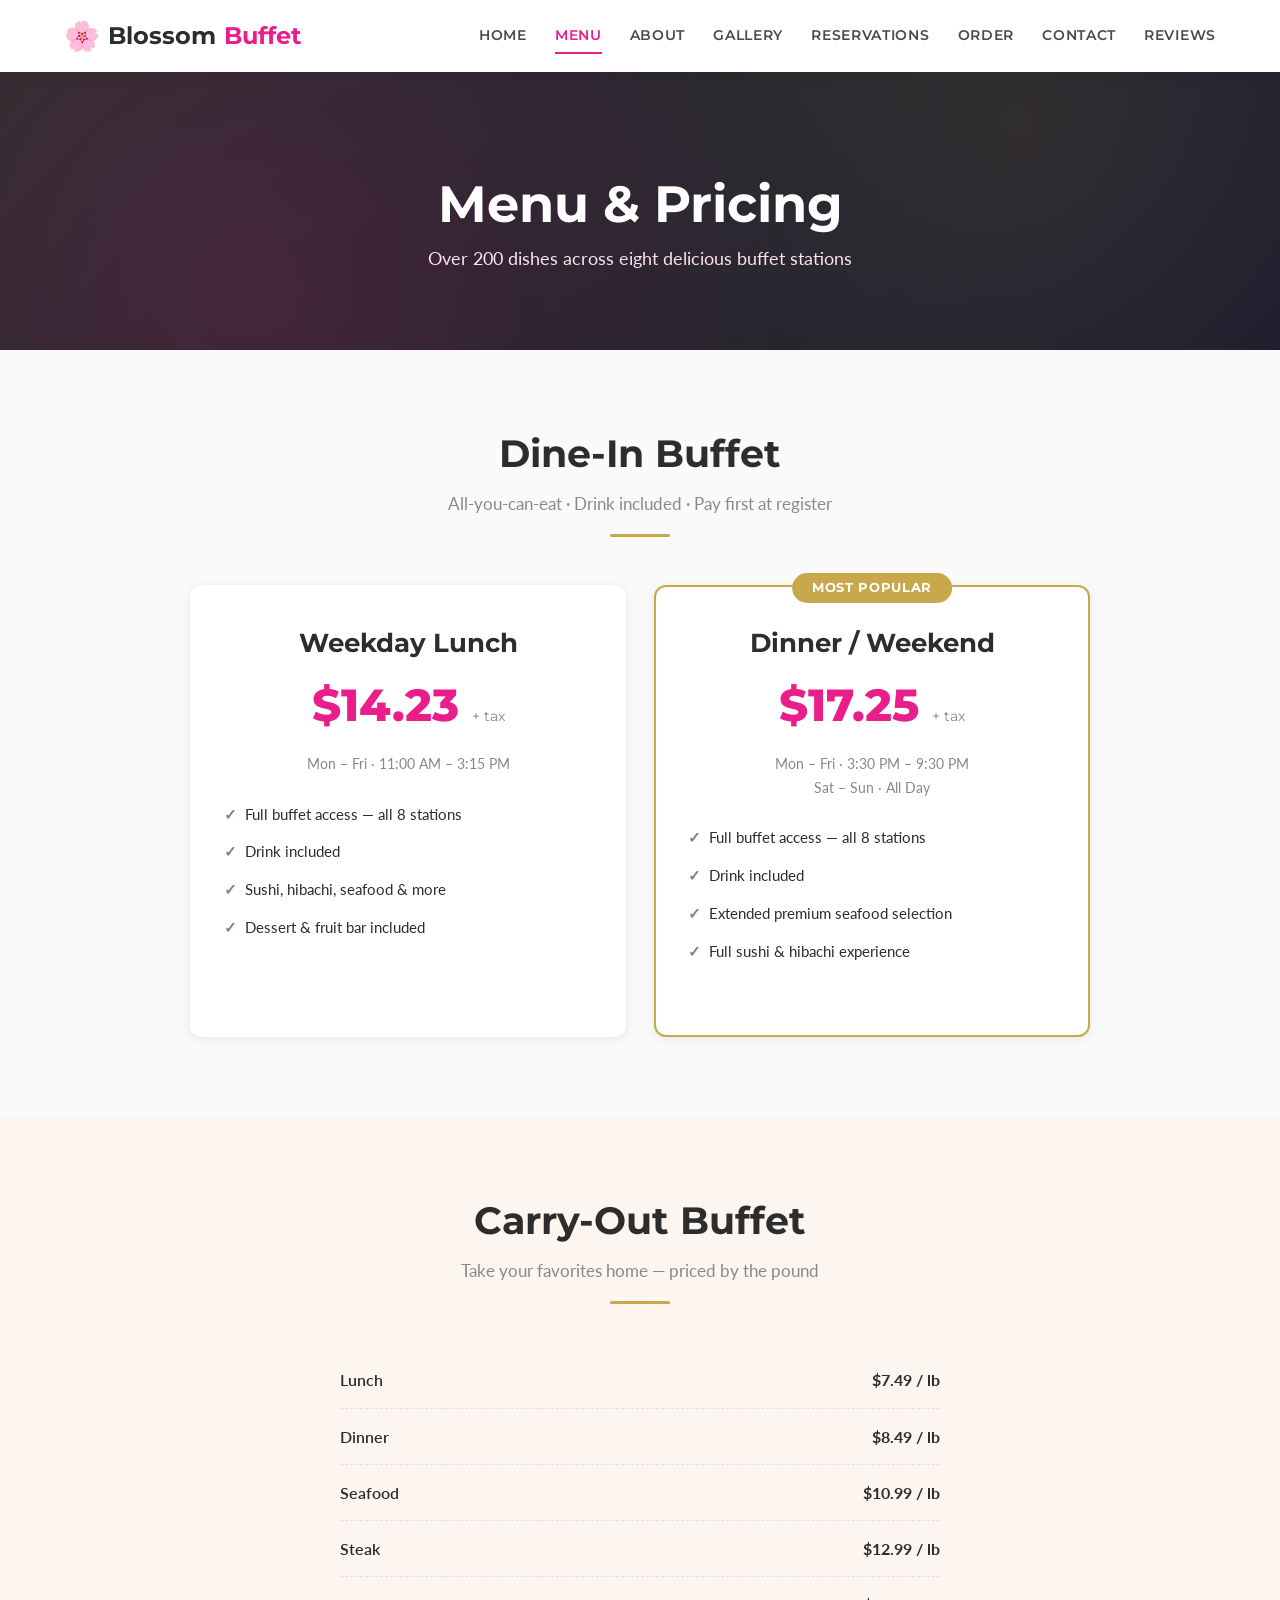
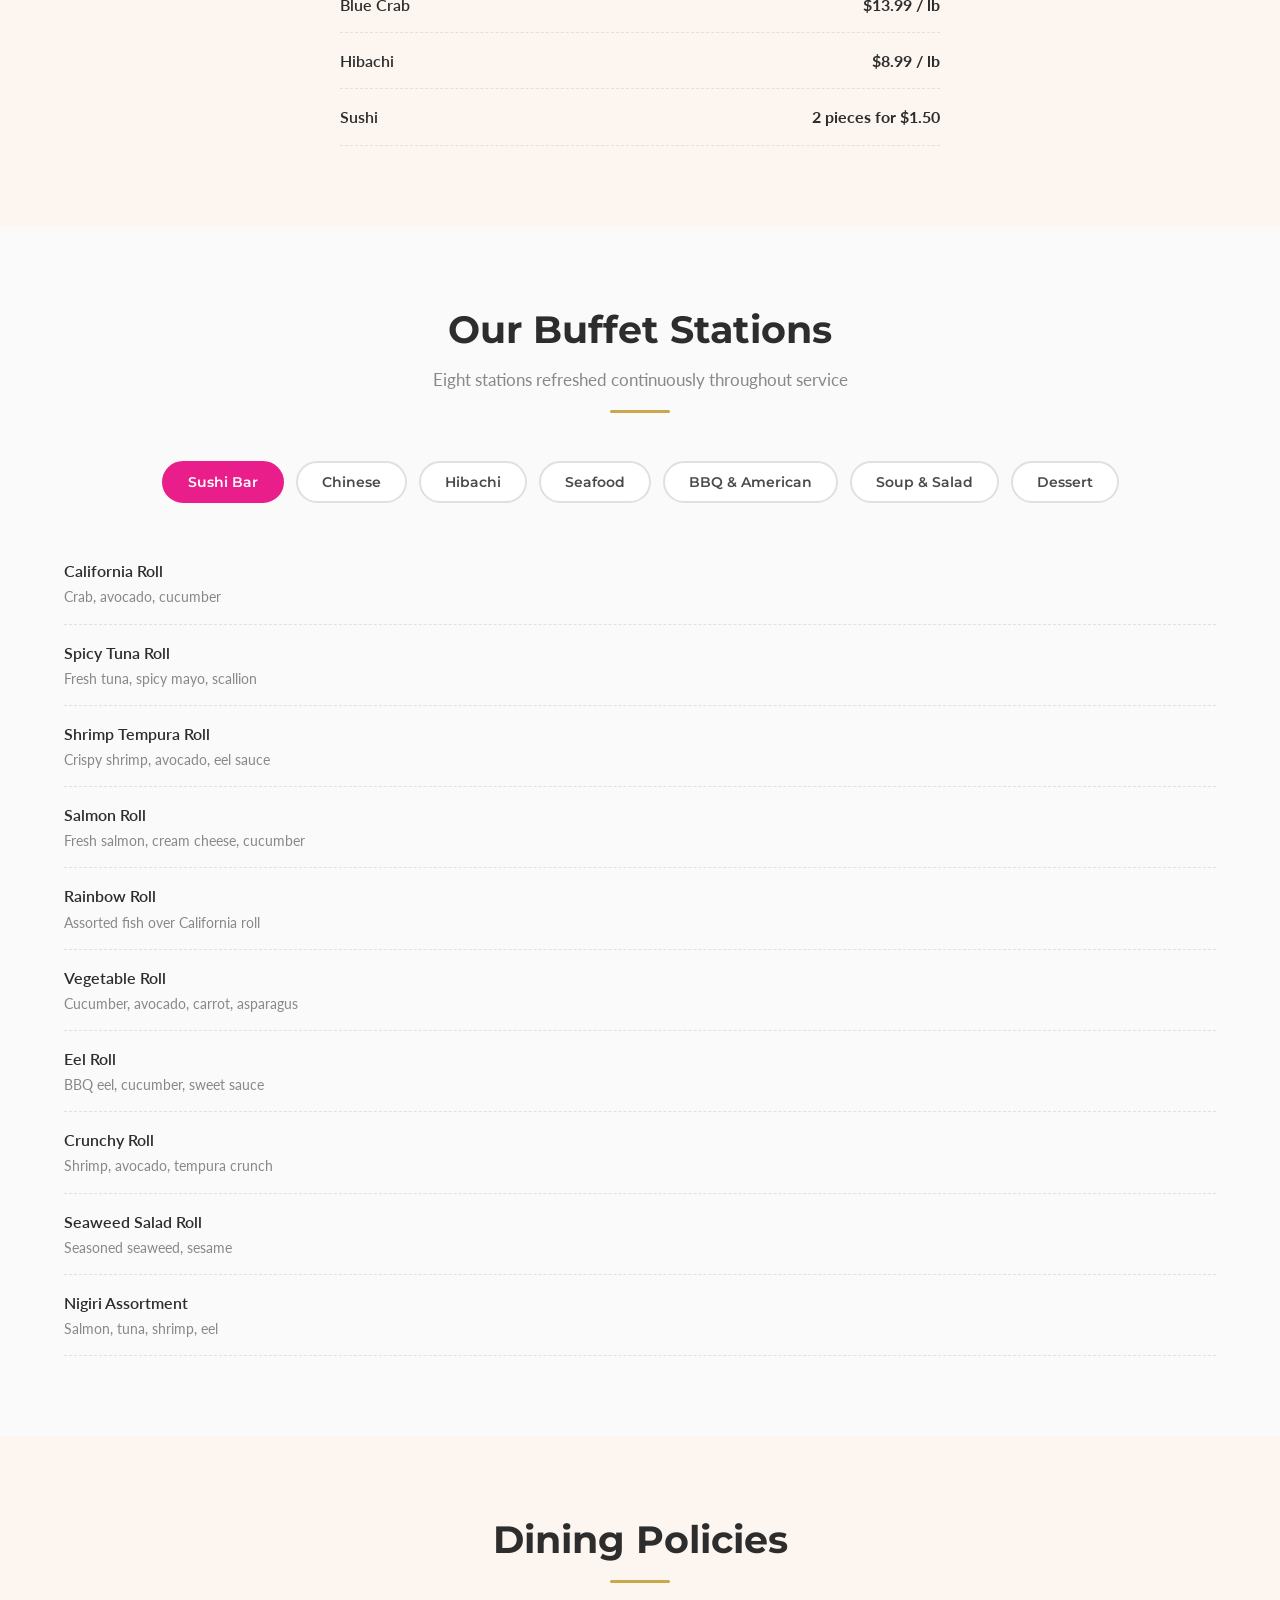
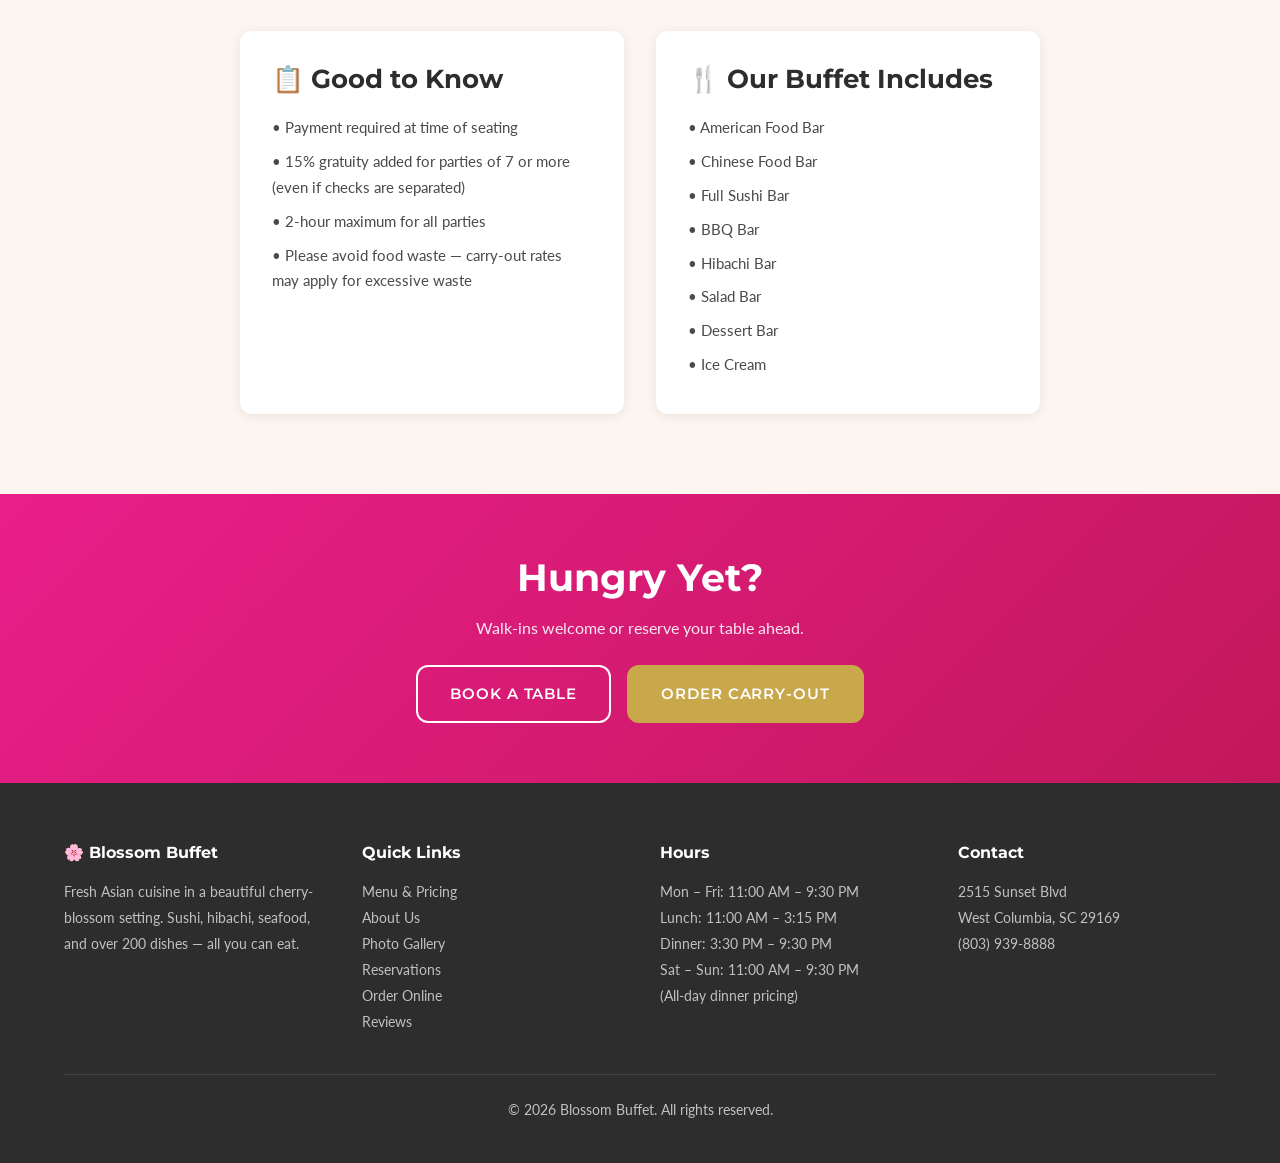
<file: menu.html>
<!DOCTYPE html>
<html lang="en">
<head>
  <meta charset="UTF-8">
  <meta name="viewport" content="width=device-width, initial-scale=1.0">
  <title>Menu &amp; Pricing | Blossom Buffet — Asian Buffet West Columbia, SC</title>
  <meta name="description" content="Explore Blossom Buffet's full menu — sushi, hibachi, seafood, Chinese favorites, BBQ, salad bar, desserts and more. Lunch $14.23, Dinner $17.25. Carry-out by the pound available.">
  <link rel="preconnect" href="https://fonts.googleapis.com">
  <link rel="preconnect" href="https://fonts.gstatic.com" crossorigin>
  <link href="https://fonts.googleapis.com/css2?family=Montserrat:wght@400;600;700;800&family=Lato:wght@300;400;700&display=swap" rel="stylesheet">
  <link rel="stylesheet" href="css/style.css">
</head>
<body>

  <!-- Navigation -->
  <nav class="site-nav" aria-label="Main navigation">
    <div class="nav-inner">
      <a href="index.html" class="nav-logo" aria-label="Blossom Buffet Home">
        <span class="blossom-icon" aria-hidden="true">&#127800;</span>
        Blossom <span>Buffet</span>
      </a>
      <button class="hamburger" aria-label="Toggle menu" aria-expanded="false">
        <span></span><span></span><span></span>
      </button>
      <div class="nav-links" role="menubar">
        <a href="index.html" role="menuitem">Home</a>
        <a href="menu.html" class="active" role="menuitem">Menu</a>
        <a href="about.html" role="menuitem">About</a>
        <a href="gallery.html" role="menuitem">Gallery</a>
        <a href="reservations.html" role="menuitem">Reservations</a>
        <a href="order.html" role="menuitem">Order</a>
        <a href="contact.html" role="menuitem">Contact</a>
        <a href="reviews.html" role="menuitem">Reviews</a>
      </div>
    </div>
  </nav>

  <!-- Page Header -->
  <header class="page-header">
    <div class="container">
      <h1>Menu &amp; Pricing</h1>
      <p>Over 200 dishes across eight delicious buffet stations</p>
    </div>
  </header>

  <!-- Dine-In Pricing -->
  <section class="section" aria-labelledby="dinein-heading">
    <div class="container">
      <div class="section-header">
        <h2 id="dinein-heading">Dine-In Buffet</h2>
        <p>All-you-can-eat &middot; Drink included &middot; Pay first at register</p>
        <div class="divider" aria-hidden="true"></div>
      </div>
      <div class="pricing-grid">
        <div class="pricing-card fade-up">
          <h3>Weekday Lunch</h3>
          <div class="pricing-price">$14.23 <small>+ tax</small></div>
          <p class="pricing-note">Mon – Fri &middot; 11:00 AM – 3:15 PM</p>
          <ul class="pricing-features">
            <li>Full buffet access — all 8 stations</li>
            <li>Drink included</li>
            <li>Sushi, hibachi, seafood &amp; more</li>
            <li>Dessert &amp; fruit bar included</li>
          </ul>
        </div>
        <div class="pricing-card featured fade-up">
          <span class="pricing-badge">Most Popular</span>
          <h3>Dinner / Weekend</h3>
          <div class="pricing-price">$17.25 <small>+ tax</small></div>
          <p class="pricing-note">Mon – Fri &middot; 3:30 PM – 9:30 PM<br>Sat – Sun &middot; All Day</p>
          <ul class="pricing-features">
            <li>Full buffet access — all 8 stations</li>
            <li>Drink included</li>
            <li>Extended premium seafood selection</li>
            <li>Full sushi &amp; hibachi experience</li>
          </ul>
        </div>
      </div>
    </div>
  </section>

  <!-- Carry-Out Pricing -->
  <section class="section section-alt" aria-labelledby="carryout-heading">
    <div class="container">
      <div class="section-header">
        <h2 id="carryout-heading">Carry-Out Buffet</h2>
        <p>Take your favorites home — priced by the pound</p>
        <div class="divider" aria-hidden="true"></div>
      </div>
      <div class="menu-list" style="max-width:600px; margin:0 auto;">
        <div>
          <div class="menu-list-item">
            <div><span class="item-name">Lunch</span></div>
            <div><strong>$7.49 / lb</strong></div>
          </div>
          <div class="menu-list-item">
            <div><span class="item-name">Dinner</span></div>
            <div><strong>$8.49 / lb</strong></div>
          </div>
          <div class="menu-list-item">
            <div><span class="item-name">Seafood</span></div>
            <div><strong>$10.99 / lb</strong></div>
          </div>
          <div class="menu-list-item">
            <div><span class="item-name">Steak</span></div>
            <div><strong>$12.99 / lb</strong></div>
          </div>
          <div class="menu-list-item">
            <div><span class="item-name">Blue Crab</span></div>
            <div><strong>$13.99 / lb</strong></div>
          </div>
          <div class="menu-list-item">
            <div><span class="item-name">Hibachi</span></div>
            <div><strong>$8.99 / lb</strong></div>
          </div>
          <div class="menu-list-item">
            <div><span class="item-name">Sushi</span></div>
            <div><strong>2 pieces for $1.50</strong></div>
          </div>
        </div>
      </div>
    </div>
  </section>

  <!-- Buffet Stations -->
  <section class="section" aria-labelledby="stations-heading">
    <div class="container">
      <div class="section-header">
        <h2 id="stations-heading">Our Buffet Stations</h2>
        <p>Eight stations refreshed continuously throughout service</p>
        <div class="divider" aria-hidden="true"></div>
      </div>

      <!-- Tabs -->
      <div class="menu-tabs" role="tablist" aria-label="Buffet station categories">
        <button class="menu-tab active" role="tab" aria-selected="true" data-tab="sushi">Sushi Bar</button>
        <button class="menu-tab" role="tab" aria-selected="false" data-tab="chinese">Chinese</button>
        <button class="menu-tab" role="tab" aria-selected="false" data-tab="hibachi">Hibachi</button>
        <button class="menu-tab" role="tab" aria-selected="false" data-tab="seafood">Seafood</button>
        <button class="menu-tab" role="tab" aria-selected="false" data-tab="bbq">BBQ &amp; American</button>
        <button class="menu-tab" role="tab" aria-selected="false" data-tab="soup">Soup &amp; Salad</button>
        <button class="menu-tab" role="tab" aria-selected="false" data-tab="dessert">Dessert</button>
      </div>

      <!-- Sushi -->
      <div class="menu-category active" id="sushi" role="tabpanel">
        <div class="menu-list">
          <div>
            <div class="menu-list-item"><div><span class="item-name">California Roll</span><span class="item-desc">Crab, avocado, cucumber</span></div></div>
            <div class="menu-list-item"><div><span class="item-name">Spicy Tuna Roll</span><span class="item-desc">Fresh tuna, spicy mayo, scallion</span></div></div>
            <div class="menu-list-item"><div><span class="item-name">Shrimp Tempura Roll</span><span class="item-desc">Crispy shrimp, avocado, eel sauce</span></div></div>
            <div class="menu-list-item"><div><span class="item-name">Salmon Roll</span><span class="item-desc">Fresh salmon, cream cheese, cucumber</span></div></div>
            <div class="menu-list-item"><div><span class="item-name">Rainbow Roll</span><span class="item-desc">Assorted fish over California roll</span></div></div>
            <div class="menu-list-item"><div><span class="item-name">Vegetable Roll</span><span class="item-desc">Cucumber, avocado, carrot, asparagus</span></div></div>
            <div class="menu-list-item"><div><span class="item-name">Eel Roll</span><span class="item-desc">BBQ eel, cucumber, sweet sauce</span></div></div>
            <div class="menu-list-item"><div><span class="item-name">Crunchy Roll</span><span class="item-desc">Shrimp, avocado, tempura crunch</span></div></div>
            <div class="menu-list-item"><div><span class="item-name">Seaweed Salad Roll</span><span class="item-desc">Seasoned seaweed, sesame</span></div></div>
            <div class="menu-list-item"><div><span class="item-name">Nigiri Assortment</span><span class="item-desc">Salmon, tuna, shrimp, eel</span></div></div>
          </div>
        </div>
      </div>

      <!-- Chinese -->
      <div class="menu-category" id="chinese" role="tabpanel">
        <div class="menu-list">
          <div>
            <div class="menu-list-item"><div><span class="item-name">Sweet &amp; Sour Chicken</span><span class="item-tag">Popular</span><span class="item-desc">Crispy chicken, tangy sweet sauce</span></div></div>
            <div class="menu-list-item"><div><span class="item-name">General Tso's Chicken</span><span class="item-desc">Crispy chicken, spicy-sweet glaze</span></div></div>
            <div class="menu-list-item"><div><span class="item-name">House Chicken</span><span class="item-tag">Popular</span><span class="item-desc">Signature seasoned fried chicken</span></div></div>
            <div class="menu-list-item"><div><span class="item-name">Bon Bon Chicken</span><span class="item-tag">Popular</span><span class="item-desc">Crispy chicken with honey-chili sauce</span></div></div>
            <div class="menu-list-item"><div><span class="item-name">Kung Pao Chicken</span><span class="item-desc">Peanuts, peppers, spicy sauce</span></div></div>
            <div class="menu-list-item"><div><span class="item-name">Beef &amp; Broccoli</span><span class="item-desc">Tender beef, fresh broccoli, savory sauce</span></div></div>
            <div class="menu-list-item"><div><span class="item-name">Lo Mein</span><span class="item-desc">Soft noodles, vegetables, soy sauce</span></div></div>
            <div class="menu-list-item"><div><span class="item-name">Fried Rice</span><span class="item-desc">Egg, vegetables, choice of protein</span></div></div>
            <div class="menu-list-item"><div><span class="item-name">Egg Rolls</span><span class="item-desc">Crispy rolls with vegetable filling</span></div></div>
            <div class="menu-list-item"><div><span class="item-name">Crab Rangoon</span><span class="item-desc">Cream cheese &amp; crab, fried wonton</span></div></div>
            <div class="menu-list-item"><div><span class="item-name">Pepper Steak</span><span class="item-desc">Sliced beef, bell peppers, onion</span></div></div>
            <div class="menu-list-item"><div><span class="item-name">Mapo Tofu</span><span class="item-desc">Silken tofu, spicy bean sauce</span></div></div>
          </div>
        </div>
      </div>

      <!-- Hibachi -->
      <div class="menu-category" id="hibachi" role="tabpanel">
        <div class="menu-list">
          <div>
            <div class="menu-list-item"><div><span class="item-name">Hibachi Chicken</span><span class="item-desc">Grilled chicken with vegetables</span></div></div>
            <div class="menu-list-item"><div><span class="item-name">Hibachi Steak</span><span class="item-desc">Seasoned beef, grilled to order</span></div></div>
            <div class="menu-list-item"><div><span class="item-name">Hibachi Shrimp</span><span class="item-desc">Jumbo shrimp, garlic butter</span></div></div>
            <div class="menu-list-item"><div><span class="item-name">Hibachi Salmon</span><span class="item-desc">Fresh salmon fillet, teriyaki glaze</span></div></div>
            <div class="menu-list-item"><div><span class="item-name">Hibachi Vegetables</span><span class="item-desc">Seasonal mixed vegetables</span></div></div>
            <div class="menu-list-item"><div><span class="item-name">Hibachi Noodles</span><span class="item-desc">Stir-fried noodles, soy sauce</span></div></div>
            <div class="menu-list-item"><div><span class="item-name">Hibachi Fried Rice</span><span class="item-desc">Rice with egg, vegetables, soy</span></div></div>
            <div class="menu-list-item"><div><span class="item-name">Teriyaki Chicken</span><span class="item-desc">Grilled chicken, sweet teriyaki</span></div></div>
          </div>
        </div>
      </div>

      <!-- Seafood -->
      <div class="menu-category" id="seafood" role="tabpanel">
        <div class="menu-list">
          <div>
            <div class="menu-list-item"><div><span class="item-name">Crawfish</span><span class="item-tag">Popular</span><span class="item-desc">Seasoned whole crawfish</span></div></div>
            <div class="menu-list-item"><div><span class="item-name">Mussels</span><span class="item-desc">Steamed mussels with garlic butter</span></div></div>
            <div class="menu-list-item"><div><span class="item-name">Blue Crab</span><span class="item-desc">Whole blue crab, seasoned</span></div></div>
            <div class="menu-list-item"><div><span class="item-name">Peel &amp; Eat Shrimp</span><span class="item-desc">Boiled shrimp, cocktail sauce</span></div></div>
            <div class="menu-list-item"><div><span class="item-name">Spicy Baby Octopus</span><span class="item-desc">Wok-tossed with chili &amp; scallion</span></div></div>
            <div class="menu-list-item"><div><span class="item-name">Baked Salmon</span><span class="item-desc">Oven-roasted with herbs</span></div></div>
            <div class="menu-list-item"><div><span class="item-name">Fried Shrimp</span><span class="item-desc">Crispy battered shrimp</span></div></div>
            <div class="menu-list-item"><div><span class="item-name">Coconut Shrimp</span><span class="item-desc">Coconut-crusted, sweet chili dip</span></div></div>
            <div class="menu-list-item"><div><span class="item-name">Fish Fillet</span><span class="item-desc">Lightly breaded, tartar sauce</span></div></div>
          </div>
        </div>
      </div>

      <!-- BBQ & American -->
      <div class="menu-category" id="bbq" role="tabpanel">
        <div class="menu-list">
          <div>
            <div class="menu-list-item"><div><span class="item-name">BBQ Ribs</span><span class="item-desc">Slow-cooked, smoky BBQ glaze</span></div></div>
            <div class="menu-list-item"><div><span class="item-name">Chicken Wings</span><span class="item-desc">Crispy wings, assorted sauces</span></div></div>
            <div class="menu-list-item"><div><span class="item-name">French Fries</span><span class="item-desc">Golden, crispy shoestring fries</span></div></div>
            <div class="menu-list-item"><div><span class="item-name">Mac &amp; Cheese</span><span class="item-desc">Creamy baked macaroni</span></div></div>
            <div class="menu-list-item"><div><span class="item-name">Corn on the Cob</span><span class="item-desc">Buttered sweet corn</span></div></div>
            <div class="menu-list-item"><div><span class="item-name">Mashed Potatoes</span><span class="item-desc">Creamy whipped potatoes, gravy</span></div></div>
            <div class="menu-list-item"><div><span class="item-name">Pizza</span><span class="item-desc">Cheese and pepperoni slices</span></div></div>
            <div class="menu-list-item"><div><span class="item-name">Chicken Nuggets</span><span class="item-desc">Crispy breaded chicken bites</span></div></div>
          </div>
        </div>
      </div>

      <!-- Soup & Salad -->
      <div class="menu-category" id="soup" role="tabpanel">
        <div class="menu-list">
          <div>
            <div class="menu-list-item"><div><span class="item-name">Wonton Soup</span><span class="item-desc">Pork wontons in clear broth</span></div></div>
            <div class="menu-list-item"><div><span class="item-name">Hot &amp; Sour Soup</span><span class="item-desc">Spicy, tangy traditional soup</span></div></div>
            <div class="menu-list-item"><div><span class="item-name">Egg Drop Soup</span><span class="item-desc">Silky egg ribbons in chicken broth</span></div></div>
            <div class="menu-list-item"><div><span class="item-name">Miso Soup</span><span class="item-desc">Traditional Japanese soybean soup</span></div></div>
            <div class="menu-list-item"><div><span class="item-name">Fresh Salad Bar</span><span class="item-desc">Mixed greens, toppings, dressings</span></div></div>
            <div class="menu-list-item"><div><span class="item-name">Seaweed Salad</span><span class="item-desc">Sesame-dressed wakame</span></div></div>
            <div class="menu-list-item"><div><span class="item-name">Cucumber Salad</span><span class="item-desc">Marinated with rice vinegar</span></div></div>
          </div>
        </div>
      </div>

      <!-- Dessert -->
      <div class="menu-category" id="dessert" role="tabpanel">
        <div class="menu-list">
          <div>
            <div class="menu-list-item"><div><span class="item-name">Fresh Fruit Bar</span><span class="item-tag">Popular</span><span class="item-desc">Watermelon, cantaloupe, pineapple, grapes &amp; more</span></div></div>
            <div class="menu-list-item"><div><span class="item-name">Ice Cream</span><span class="item-desc">Assorted flavors, self-serve</span></div></div>
            <div class="menu-list-item"><div><span class="item-name">Chocolate Cake</span><span class="item-desc">Rich layered chocolate cake</span></div></div>
            <div class="menu-list-item"><div><span class="item-name">Jello Cups</span><span class="item-desc">Assorted gelatin desserts</span></div></div>
            <div class="menu-list-item"><div><span class="item-name">Cream Puffs</span><span class="item-desc">Light pastry with cream filling</span></div></div>
            <div class="menu-list-item"><div><span class="item-name">Banana Pudding</span><span class="item-desc">Creamy southern-style pudding</span></div></div>
            <div class="menu-list-item"><div><span class="item-name">Cookies</span><span class="item-desc">Assorted baked cookies</span></div></div>
            <div class="menu-list-item"><div><span class="item-name">Brownies</span><span class="item-desc">Fudgy chocolate brownies</span></div></div>
          </div>
        </div>
      </div>
    </div>
  </section>

  <!-- Policies -->
  <section class="section section-alt" aria-labelledby="policies-heading">
    <div class="container">
      <div class="section-header">
        <h2 id="policies-heading">Dining Policies</h2>
        <div class="divider" aria-hidden="true"></div>
      </div>
      <div class="info-grid" style="max-width:800px; margin:0 auto;">
        <div class="info-box fade-up">
          <h3>&#128203; Good to Know</h3>
          <ul>
            <li>&#8226; Payment required at time of seating</li>
            <li>&#8226; 15% gratuity added for parties of 7 or more (even if checks are separated)</li>
            <li>&#8226; 2-hour maximum for all parties</li>
            <li>&#8226; Please avoid food waste — carry-out rates may apply for excessive waste</li>
          </ul>
        </div>
        <div class="info-box fade-up">
          <h3>&#127860; Our Buffet Includes</h3>
          <ul>
            <li>&#8226; American Food Bar</li>
            <li>&#8226; Chinese Food Bar</li>
            <li>&#8226; Full Sushi Bar</li>
            <li>&#8226; BBQ Bar</li>
            <li>&#8226; Hibachi Bar</li>
            <li>&#8226; Salad Bar</li>
            <li>&#8226; Dessert Bar</li>
            <li>&#8226; Ice Cream</li>
          </ul>
        </div>
      </div>
    </div>
  </section>

  <!-- CTA -->
  <section class="cta-banner">
    <div class="container">
      <h2>Hungry Yet?</h2>
      <p>Walk-ins welcome or reserve your table ahead.</p>
      <div class="hero-btns">
        <a href="reservations.html" class="btn btn-secondary">Book a Table</a>
        <a href="order.html" class="btn btn-gold">Order Carry-Out</a>
      </div>
    </div>
  </section>

  <!-- Footer -->
  <footer class="site-footer">
    <div class="container">
      <div class="footer-grid">
        <div class="footer-col">
          <h4>&#127800; Blossom Buffet</h4>
          <p>Fresh Asian cuisine in a beautiful cherry-blossom setting. Sushi, hibachi, seafood, and over 200 dishes — all you can eat.</p>
        </div>
        <div class="footer-col">
          <h4>Quick Links</h4>
          <ul>
            <li><a href="menu.html">Menu &amp; Pricing</a></li>
            <li><a href="about.html">About Us</a></li>
            <li><a href="gallery.html">Photo Gallery</a></li>
            <li><a href="reservations.html">Reservations</a></li>
            <li><a href="order.html">Order Online</a></li>
            <li><a href="reviews.html">Reviews</a></li>
          </ul>
        </div>
        <div class="footer-col">
          <h4>Hours</h4>
          <ul>
            <li>Mon – Fri: 11:00 AM – 9:30 PM</li>
            <li>Lunch: 11:00 AM – 3:15 PM</li>
            <li>Dinner: 3:30 PM – 9:30 PM</li>
            <li>Sat – Sun: 11:00 AM – 9:30 PM</li>
            <li>(All-day dinner pricing)</li>
          </ul>
        </div>
        <div class="footer-col">
          <h4>Contact</h4>
          <ul>
            <li>2515 Sunset Blvd</li>
            <li>West Columbia, SC 29169</li>
            <li><a href="tel:+18039398888">(803) 939-8888</a></li>
          </ul>
        </div>
      </div>
      <div class="footer-bottom">
        <p>&copy; 2026 Blossom Buffet. All rights reserved.</p>
      </div>
    </div>
  </footer>

  <script src="js/main.js"></script>
</body>
</html>
</file>
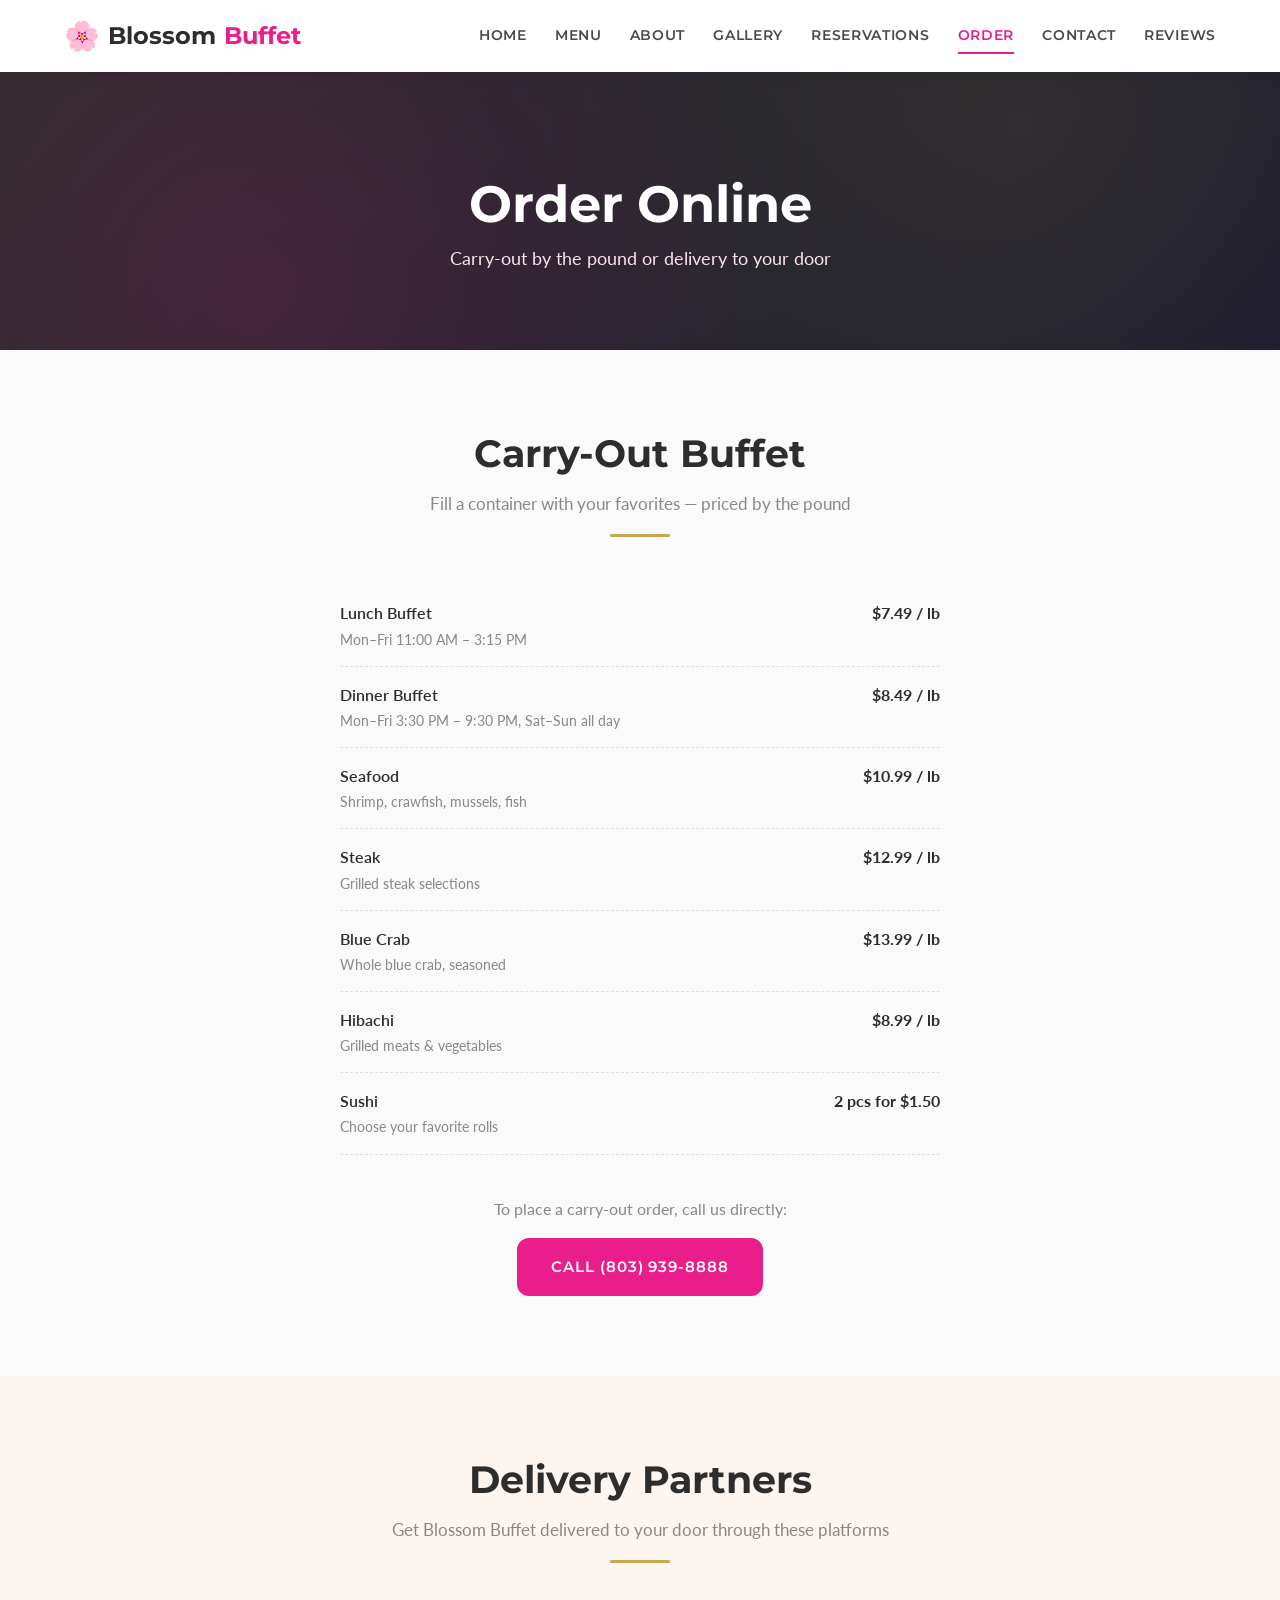
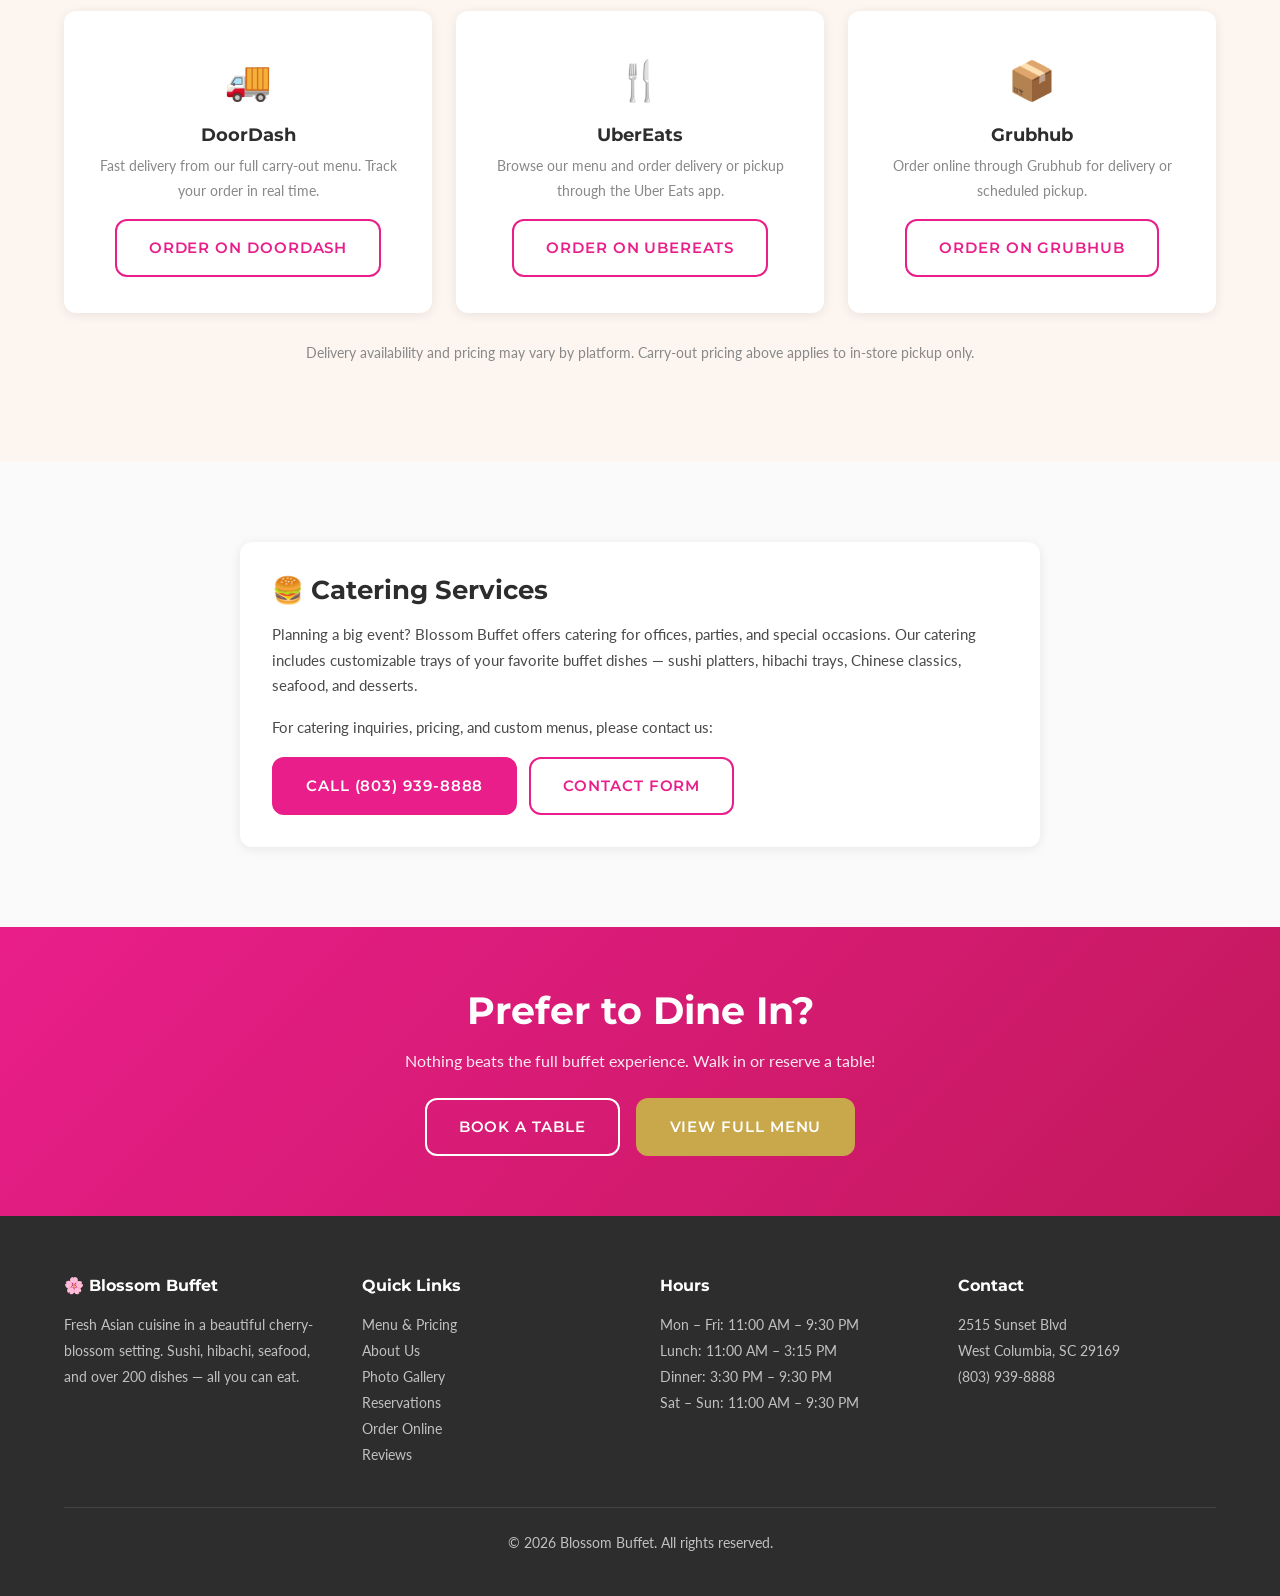
<file: order.html>
<!DOCTYPE html>
<html lang="en">
<head>
  <meta charset="UTF-8">
  <meta name="viewport" content="width=device-width, initial-scale=1.0">
  <title>Order Online | Blossom Buffet — Carry-Out &amp; Delivery</title>
  <meta name="description" content="Order carry-out from Blossom Buffet. Buffet by the pound, sushi, hibachi, seafood, and more. Delivery available through DoorDash, UberEats, and Grubhub.">
  <link rel="preconnect" href="https://fonts.googleapis.com">
  <link rel="preconnect" href="https://fonts.gstatic.com" crossorigin>
  <link href="https://fonts.googleapis.com/css2?family=Montserrat:wght@400;600;700;800&family=Lato:wght@300;400;700&display=swap" rel="stylesheet">
  <link rel="stylesheet" href="css/style.css">
</head>
<body>

  <!-- Navigation -->
  <nav class="site-nav" aria-label="Main navigation">
    <div class="nav-inner">
      <a href="index.html" class="nav-logo" aria-label="Blossom Buffet Home">
        <span class="blossom-icon" aria-hidden="true">&#127800;</span>
        Blossom <span>Buffet</span>
      </a>
      <button class="hamburger" aria-label="Toggle menu" aria-expanded="false">
        <span></span><span></span><span></span>
      </button>
      <div class="nav-links" role="menubar">
        <a href="index.html" role="menuitem">Home</a>
        <a href="menu.html" role="menuitem">Menu</a>
        <a href="about.html" role="menuitem">About</a>
        <a href="gallery.html" role="menuitem">Gallery</a>
        <a href="reservations.html" role="menuitem">Reservations</a>
        <a href="order.html" class="active" role="menuitem">Order</a>
        <a href="contact.html" role="menuitem">Contact</a>
        <a href="reviews.html" role="menuitem">Reviews</a>
      </div>
    </div>
  </nav>

  <!-- Page Header -->
  <header class="page-header">
    <div class="container">
      <h1>Order Online</h1>
      <p>Carry-out by the pound or delivery to your door</p>
    </div>
  </header>

  <!-- Carry-Out Pricing -->
  <section class="section" aria-labelledby="carryout-heading">
    <div class="container">
      <div class="section-header">
        <h2 id="carryout-heading">Carry-Out Buffet</h2>
        <p>Fill a container with your favorites — priced by the pound</p>
        <div class="divider" aria-hidden="true"></div>
      </div>
      <div class="menu-list" style="max-width:600px; margin:0 auto 40px;">
        <div>
          <div class="menu-list-item">
            <div><span class="item-name">Lunch Buffet</span><span class="item-desc">Mon–Fri 11:00 AM – 3:15 PM</span></div>
            <div><strong>$7.49 / lb</strong></div>
          </div>
          <div class="menu-list-item">
            <div><span class="item-name">Dinner Buffet</span><span class="item-desc">Mon–Fri 3:30 PM – 9:30 PM, Sat–Sun all day</span></div>
            <div><strong>$8.49 / lb</strong></div>
          </div>
          <div class="menu-list-item">
            <div><span class="item-name">Seafood</span><span class="item-desc">Shrimp, crawfish, mussels, fish</span></div>
            <div><strong>$10.99 / lb</strong></div>
          </div>
          <div class="menu-list-item">
            <div><span class="item-name">Steak</span><span class="item-desc">Grilled steak selections</span></div>
            <div><strong>$12.99 / lb</strong></div>
          </div>
          <div class="menu-list-item">
            <div><span class="item-name">Blue Crab</span><span class="item-desc">Whole blue crab, seasoned</span></div>
            <div><strong>$13.99 / lb</strong></div>
          </div>
          <div class="menu-list-item">
            <div><span class="item-name">Hibachi</span><span class="item-desc">Grilled meats &amp; vegetables</span></div>
            <div><strong>$8.99 / lb</strong></div>
          </div>
          <div class="menu-list-item">
            <div><span class="item-name">Sushi</span><span class="item-desc">Choose your favorite rolls</span></div>
            <div><strong>2 pcs for $1.50</strong></div>
          </div>
        </div>
      </div>
      <div style="text-align:center;">
        <p style="color:var(--gray); margin-bottom:16px;">To place a carry-out order, call us directly:</p>
        <a href="tel:+18039398888" class="btn btn-primary">Call (803) 939-8888</a>
      </div>
    </div>
  </section>

  <!-- Delivery Platforms -->
  <section class="section section-alt" aria-labelledby="delivery-heading">
    <div class="container">
      <div class="section-header">
        <h2 id="delivery-heading">Delivery Partners</h2>
        <p>Get Blossom Buffet delivered to your door through these platforms</p>
        <div class="divider" aria-hidden="true"></div>
      </div>
      <div class="order-platforms">
        <div class="platform-card fade-up">
          <div class="platform-icon" aria-hidden="true">&#128666;</div>
          <h3>DoorDash</h3>
          <p>Fast delivery from our full carry-out menu. Track your order in real time.</p>
          <span class="btn btn-outline">Order on DoorDash</span>
        </div>
        <div class="platform-card fade-up">
          <div class="platform-icon" aria-hidden="true">&#127860;</div>
          <h3>UberEats</h3>
          <p>Browse our menu and order delivery or pickup through the Uber Eats app.</p>
          <span class="btn btn-outline">Order on UberEats</span>
        </div>
        <div class="platform-card fade-up">
          <div class="platform-icon" aria-hidden="true">&#128230;</div>
          <h3>Grubhub</h3>
          <p>Order online through Grubhub for delivery or scheduled pickup.</p>
          <span class="btn btn-outline">Order on Grubhub</span>
        </div>
      </div>
      <p style="text-align:center; color:var(--gray); margin-top:28px; font-size:0.9rem;">Delivery availability and pricing may vary by platform. Carry-out pricing above applies to in-store pickup only.</p>
    </div>
  </section>

  <!-- Catering -->
  <section class="section" aria-labelledby="catering-heading">
    <div class="container">
      <div class="info-grid" style="max-width:800px; margin:0 auto;">
        <div class="info-box fade-up" style="grid-column: 1 / -1;">
          <h3 id="catering-heading">&#127828; Catering Services</h3>
          <p>Planning a big event? Blossom Buffet offers catering for offices, parties, and special occasions. Our catering includes customizable trays of your favorite buffet dishes — sushi platters, hibachi trays, Chinese classics, seafood, and desserts.</p>
          <p>For catering inquiries, pricing, and custom menus, please contact us:</p>
          <div style="display:flex; gap:12px; flex-wrap:wrap; margin-top:16px;">
            <a href="tel:+18039398888" class="btn btn-primary">Call (803) 939-8888</a>
            <a href="contact.html" class="btn btn-outline">Contact Form</a>
          </div>
        </div>
      </div>
    </div>
  </section>

  <!-- CTA -->
  <section class="cta-banner">
    <div class="container">
      <h2>Prefer to Dine In?</h2>
      <p>Nothing beats the full buffet experience. Walk in or reserve a table!</p>
      <div class="hero-btns">
        <a href="reservations.html" class="btn btn-secondary">Book a Table</a>
        <a href="menu.html" class="btn btn-gold">View Full Menu</a>
      </div>
    </div>
  </section>

  <!-- Footer -->
  <footer class="site-footer">
    <div class="container">
      <div class="footer-grid">
        <div class="footer-col">
          <h4>&#127800; Blossom Buffet</h4>
          <p>Fresh Asian cuisine in a beautiful cherry-blossom setting. Sushi, hibachi, seafood, and over 200 dishes — all you can eat.</p>
        </div>
        <div class="footer-col">
          <h4>Quick Links</h4>
          <ul>
            <li><a href="menu.html">Menu &amp; Pricing</a></li>
            <li><a href="about.html">About Us</a></li>
            <li><a href="gallery.html">Photo Gallery</a></li>
            <li><a href="reservations.html">Reservations</a></li>
            <li><a href="order.html">Order Online</a></li>
            <li><a href="reviews.html">Reviews</a></li>
          </ul>
        </div>
        <div class="footer-col">
          <h4>Hours</h4>
          <ul>
            <li>Mon – Fri: 11:00 AM – 9:30 PM</li>
            <li>Lunch: 11:00 AM – 3:15 PM</li>
            <li>Dinner: 3:30 PM – 9:30 PM</li>
            <li>Sat – Sun: 11:00 AM – 9:30 PM</li>
          </ul>
        </div>
        <div class="footer-col">
          <h4>Contact</h4>
          <ul>
            <li>2515 Sunset Blvd</li>
            <li>West Columbia, SC 29169</li>
            <li><a href="tel:+18039398888">(803) 939-8888</a></li>
          </ul>
        </div>
      </div>
      <div class="footer-bottom">
        <p>&copy; 2026 Blossom Buffet. All rights reserved.</p>
      </div>
    </div>
  </footer>

  <script src="js/main.js"></script>
</body>
</html>
</file>
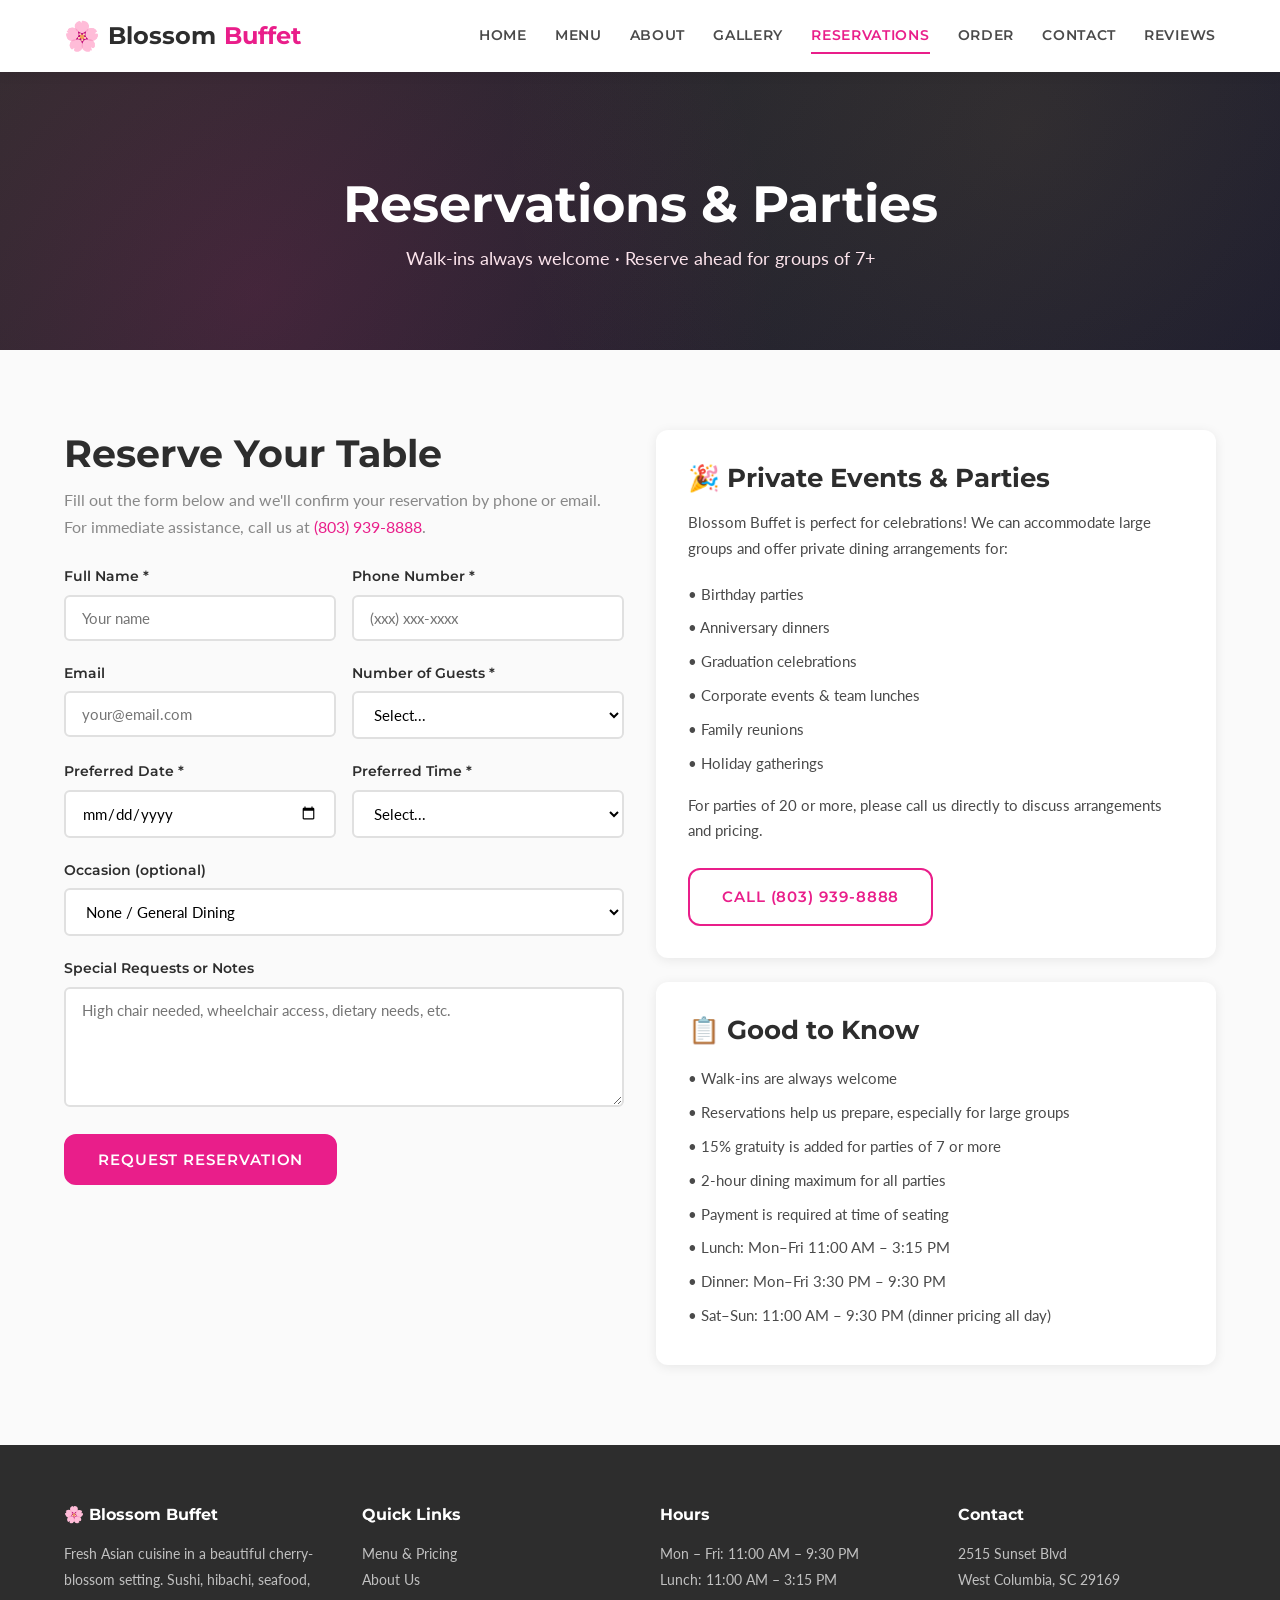
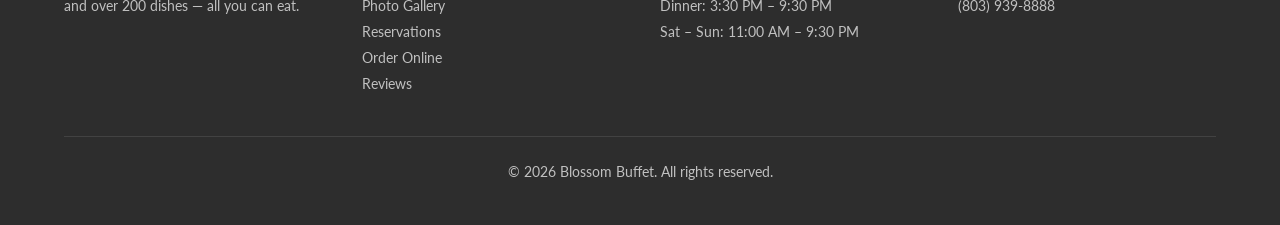
<file: reservations.html>
<!DOCTYPE html>
<html lang="en">
<head>
  <meta charset="UTF-8">
  <meta name="viewport" content="width=device-width, initial-scale=1.0">
  <title>Reservations &amp; Parties | Blossom Buffet</title>
  <meta name="description" content="Reserve a table at Blossom Buffet. Walk-ins welcome! Book ahead for large parties and private events. Family-friendly Asian buffet in West Columbia, SC.">
  <link rel="preconnect" href="https://fonts.googleapis.com">
  <link rel="preconnect" href="https://fonts.gstatic.com" crossorigin>
  <link href="https://fonts.googleapis.com/css2?family=Montserrat:wght@400;600;700;800&family=Lato:wght@300;400;700&display=swap" rel="stylesheet">
  <link rel="stylesheet" href="css/style.css">
</head>
<body>

  <!-- Navigation -->
  <nav class="site-nav" aria-label="Main navigation">
    <div class="nav-inner">
      <a href="index.html" class="nav-logo" aria-label="Blossom Buffet Home">
        <span class="blossom-icon" aria-hidden="true">&#127800;</span>
        Blossom <span>Buffet</span>
      </a>
      <button class="hamburger" aria-label="Toggle menu" aria-expanded="false">
        <span></span><span></span><span></span>
      </button>
      <div class="nav-links" role="menubar">
        <a href="index.html" role="menuitem">Home</a>
        <a href="menu.html" role="menuitem">Menu</a>
        <a href="about.html" role="menuitem">About</a>
        <a href="gallery.html" role="menuitem">Gallery</a>
        <a href="reservations.html" class="active" role="menuitem">Reservations</a>
        <a href="order.html" role="menuitem">Order</a>
        <a href="contact.html" role="menuitem">Contact</a>
        <a href="reviews.html" role="menuitem">Reviews</a>
      </div>
    </div>
  </nav>

  <!-- Page Header -->
  <header class="page-header">
    <div class="container">
      <h1>Reservations &amp; Parties</h1>
      <p>Walk-ins always welcome &middot; Reserve ahead for groups of 7+</p>
    </div>
  </header>

  <!-- Reservation Form -->
  <section class="section" aria-labelledby="reserve-heading">
    <div class="container">
      <div class="info-grid">
        <div class="fade-up">
          <h2 id="reserve-heading" style="margin-bottom:8px;">Reserve Your Table</h2>
          <p style="color:var(--gray); margin-bottom:24px;">Fill out the form below and we'll confirm your reservation by phone or email. For immediate assistance, call us at <a href="tel:+18039398888">(803) 939-8888</a>.</p>
          <form id="reservation-form" novalidate>
            <div class="form-row">
              <div class="form-group">
                <label for="res-name">Full Name *</label>
                <input type="text" id="res-name" name="name" required placeholder="Your name">
              </div>
              <div class="form-group">
                <label for="res-phone">Phone Number *</label>
                <input type="tel" id="res-phone" name="phone" required placeholder="(xxx) xxx-xxxx">
              </div>
            </div>
            <div class="form-row">
              <div class="form-group">
                <label for="res-email">Email</label>
                <input type="email" id="res-email" name="email" placeholder="your@email.com">
              </div>
              <div class="form-group">
                <label for="res-guests">Number of Guests *</label>
                <select id="res-guests" name="guests" required>
                  <option value="">Select...</option>
                  <option value="1-2">1 – 2</option>
                  <option value="3-4">3 – 4</option>
                  <option value="5-6">5 – 6</option>
                  <option value="7-10">7 – 10</option>
                  <option value="11-15">11 – 15</option>
                  <option value="16-20">16 – 20</option>
                  <option value="20+">20+</option>
                </select>
              </div>
            </div>
            <div class="form-row">
              <div class="form-group">
                <label for="res-date">Preferred Date *</label>
                <input type="date" id="res-date" name="date" required>
              </div>
              <div class="form-group">
                <label for="res-time">Preferred Time *</label>
                <select id="res-time" name="time" required>
                  <option value="">Select...</option>
                  <option value="11:00">11:00 AM</option>
                  <option value="11:30">11:30 AM</option>
                  <option value="12:00">12:00 PM</option>
                  <option value="12:30">12:30 PM</option>
                  <option value="13:00">1:00 PM</option>
                  <option value="13:30">1:30 PM</option>
                  <option value="14:00">2:00 PM</option>
                  <option value="14:30">2:30 PM</option>
                  <option value="15:00">3:00 PM</option>
                  <option value="15:30">3:30 PM</option>
                  <option value="16:00">4:00 PM</option>
                  <option value="16:30">4:30 PM</option>
                  <option value="17:00">5:00 PM</option>
                  <option value="17:30">5:30 PM</option>
                  <option value="18:00">6:00 PM</option>
                  <option value="18:30">6:30 PM</option>
                  <option value="19:00">7:00 PM</option>
                  <option value="19:30">7:30 PM</option>
                  <option value="20:00">8:00 PM</option>
                </select>
              </div>
            </div>
            <div class="form-group">
              <label for="res-occasion">Occasion (optional)</label>
              <select id="res-occasion" name="occasion">
                <option value="">None / General Dining</option>
                <option value="birthday">Birthday</option>
                <option value="anniversary">Anniversary</option>
                <option value="graduation">Graduation</option>
                <option value="family">Family Gathering</option>
                <option value="corporate">Corporate / Work Event</option>
                <option value="other">Other</option>
              </select>
            </div>
            <div class="form-group">
              <label for="res-notes">Special Requests or Notes</label>
              <textarea id="res-notes" name="notes" placeholder="High chair needed, wheelchair access, dietary needs, etc."></textarea>
            </div>
            <button type="submit" class="btn btn-primary">Request Reservation</button>
          </form>
        </div>

        <div class="fade-up">
          <div class="info-box" style="margin-bottom:24px;">
            <h3>&#127881; Private Events &amp; Parties</h3>
            <p>Blossom Buffet is perfect for celebrations! We can accommodate large groups and offer private dining arrangements for:</p>
            <ul>
              <li>&#8226; Birthday parties</li>
              <li>&#8226; Anniversary dinners</li>
              <li>&#8226; Graduation celebrations</li>
              <li>&#8226; Corporate events &amp; team lunches</li>
              <li>&#8226; Family reunions</li>
              <li>&#8226; Holiday gatherings</li>
            </ul>
            <p style="margin-top:12px;">For parties of 20 or more, please call us directly to discuss arrangements and pricing.</p>
            <a href="tel:+18039398888" class="btn btn-outline" style="margin-top:8px;">Call (803) 939-8888</a>
          </div>

          <div class="info-box">
            <h3>&#128203; Good to Know</h3>
            <ul>
              <li>&#8226; Walk-ins are always welcome</li>
              <li>&#8226; Reservations help us prepare, especially for large groups</li>
              <li>&#8226; 15% gratuity is added for parties of 7 or more</li>
              <li>&#8226; 2-hour dining maximum for all parties</li>
              <li>&#8226; Payment is required at time of seating</li>
              <li>&#8226; Lunch: Mon–Fri 11:00 AM – 3:15 PM</li>
              <li>&#8226; Dinner: Mon–Fri 3:30 PM – 9:30 PM</li>
              <li>&#8226; Sat–Sun: 11:00 AM – 9:30 PM (dinner pricing all day)</li>
            </ul>
          </div>
        </div>
      </div>
    </div>
  </section>

  <!-- Footer -->
  <footer class="site-footer">
    <div class="container">
      <div class="footer-grid">
        <div class="footer-col">
          <h4>&#127800; Blossom Buffet</h4>
          <p>Fresh Asian cuisine in a beautiful cherry-blossom setting. Sushi, hibachi, seafood, and over 200 dishes — all you can eat.</p>
        </div>
        <div class="footer-col">
          <h4>Quick Links</h4>
          <ul>
            <li><a href="menu.html">Menu &amp; Pricing</a></li>
            <li><a href="about.html">About Us</a></li>
            <li><a href="gallery.html">Photo Gallery</a></li>
            <li><a href="reservations.html">Reservations</a></li>
            <li><a href="order.html">Order Online</a></li>
            <li><a href="reviews.html">Reviews</a></li>
          </ul>
        </div>
        <div class="footer-col">
          <h4>Hours</h4>
          <ul>
            <li>Mon – Fri: 11:00 AM – 9:30 PM</li>
            <li>Lunch: 11:00 AM – 3:15 PM</li>
            <li>Dinner: 3:30 PM – 9:30 PM</li>
            <li>Sat – Sun: 11:00 AM – 9:30 PM</li>
          </ul>
        </div>
        <div class="footer-col">
          <h4>Contact</h4>
          <ul>
            <li>2515 Sunset Blvd</li>
            <li>West Columbia, SC 29169</li>
            <li><a href="tel:+18039398888">(803) 939-8888</a></li>
          </ul>
        </div>
      </div>
      <div class="footer-bottom">
        <p>&copy; 2026 Blossom Buffet. All rights reserved.</p>
      </div>
    </div>
  </footer>

  <script src="js/main.js"></script>
</body>
</html>
</file>
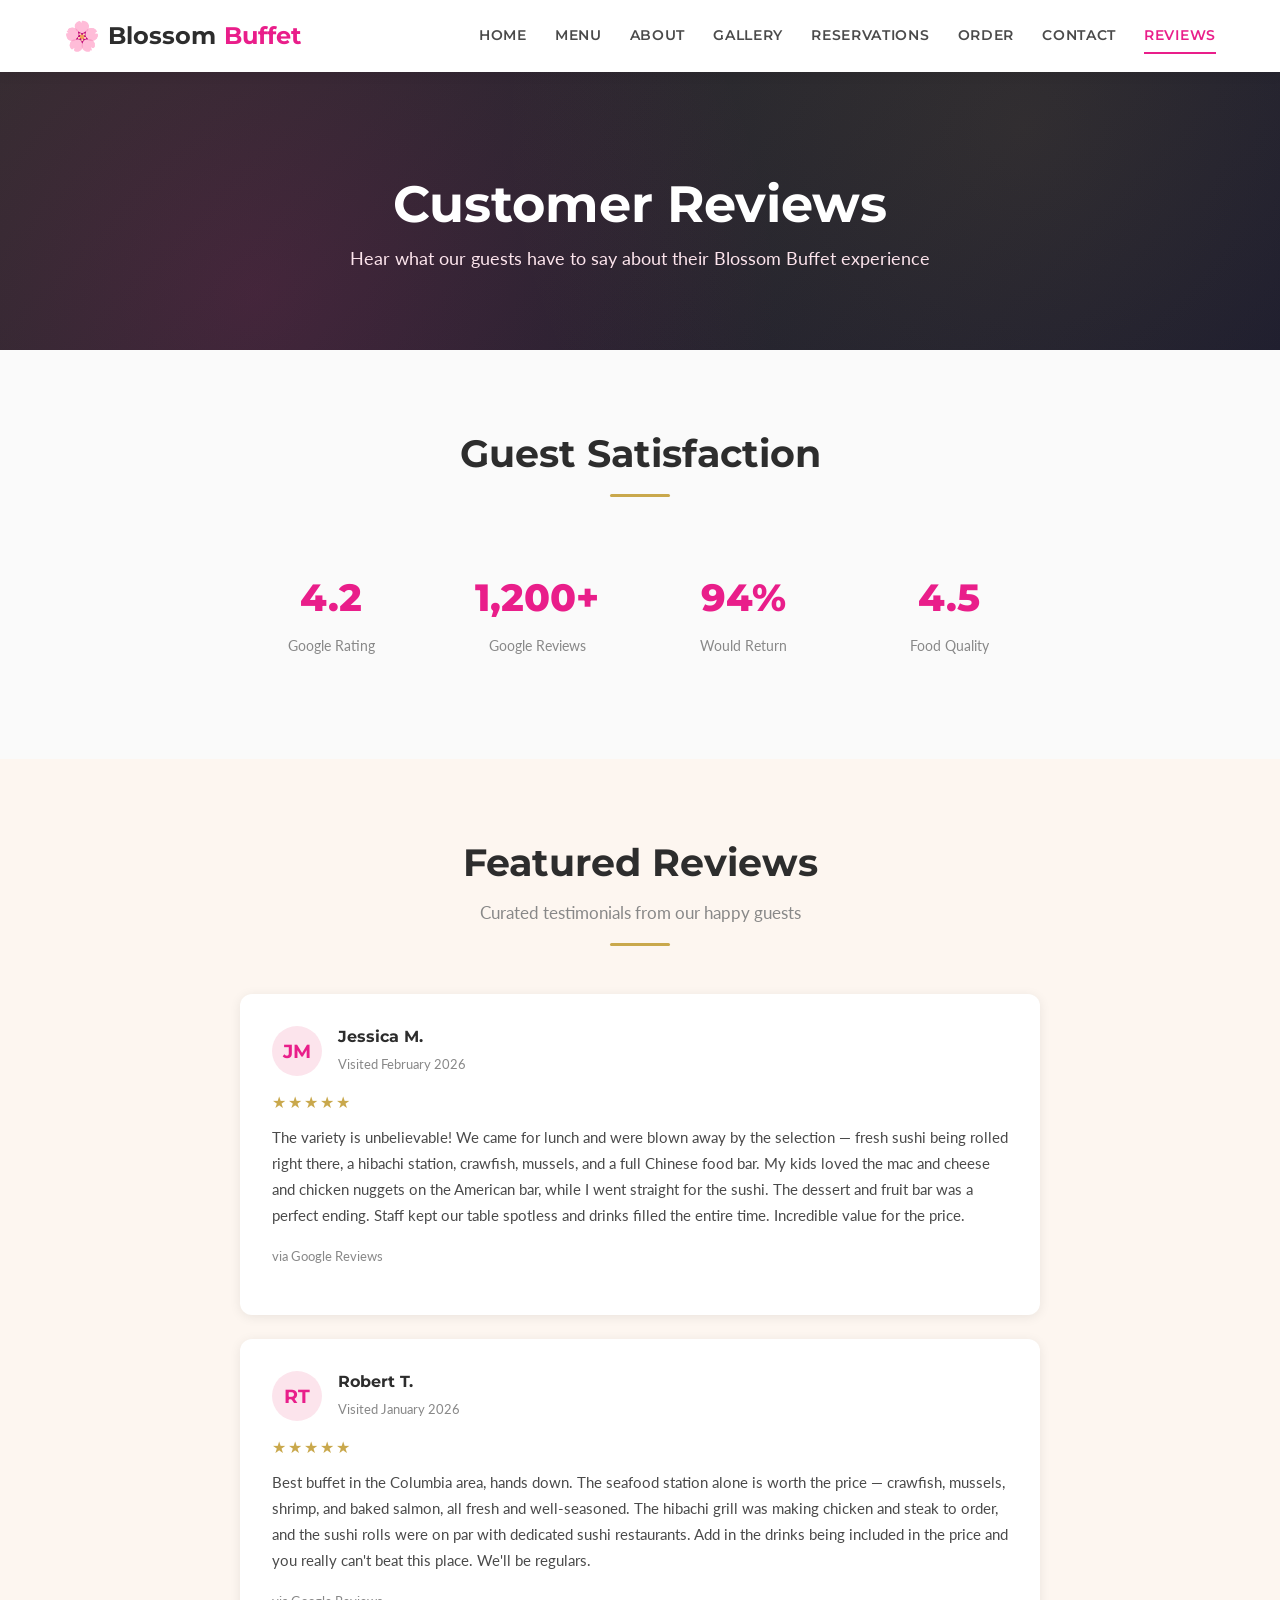
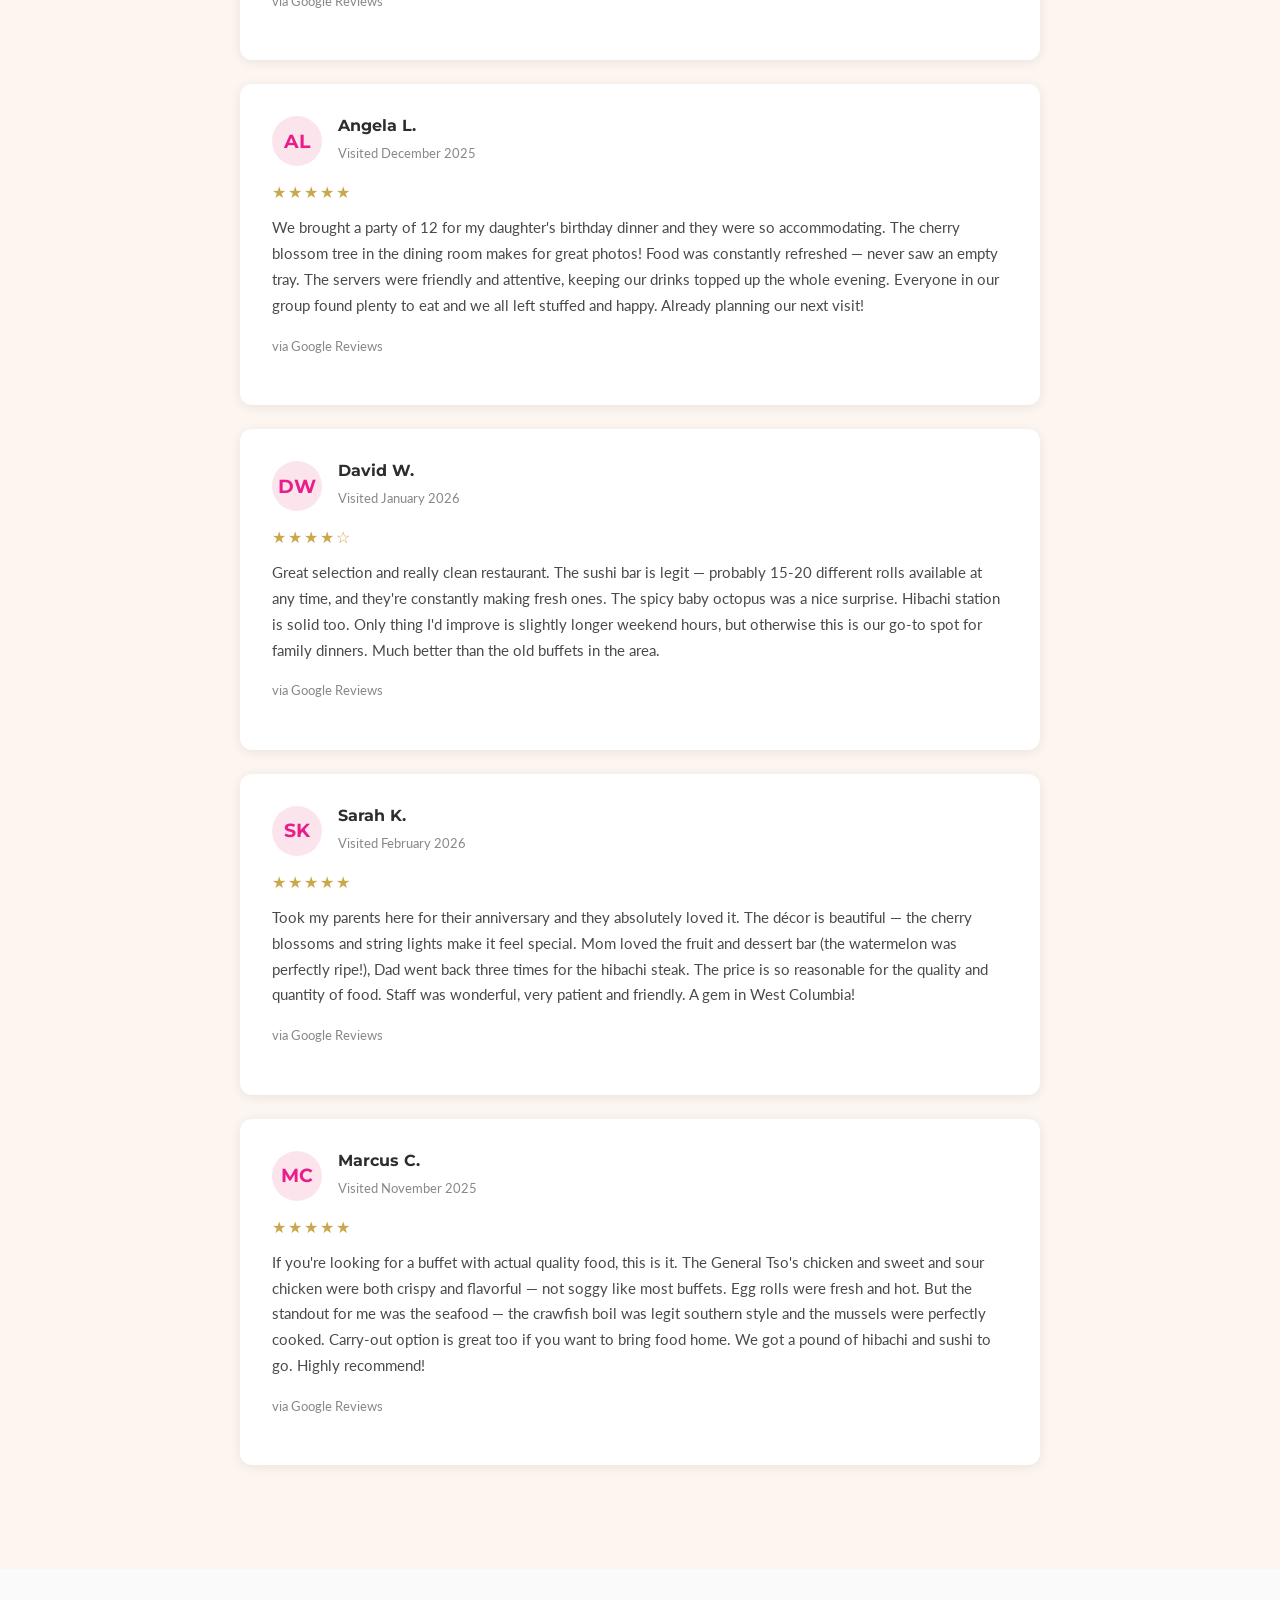
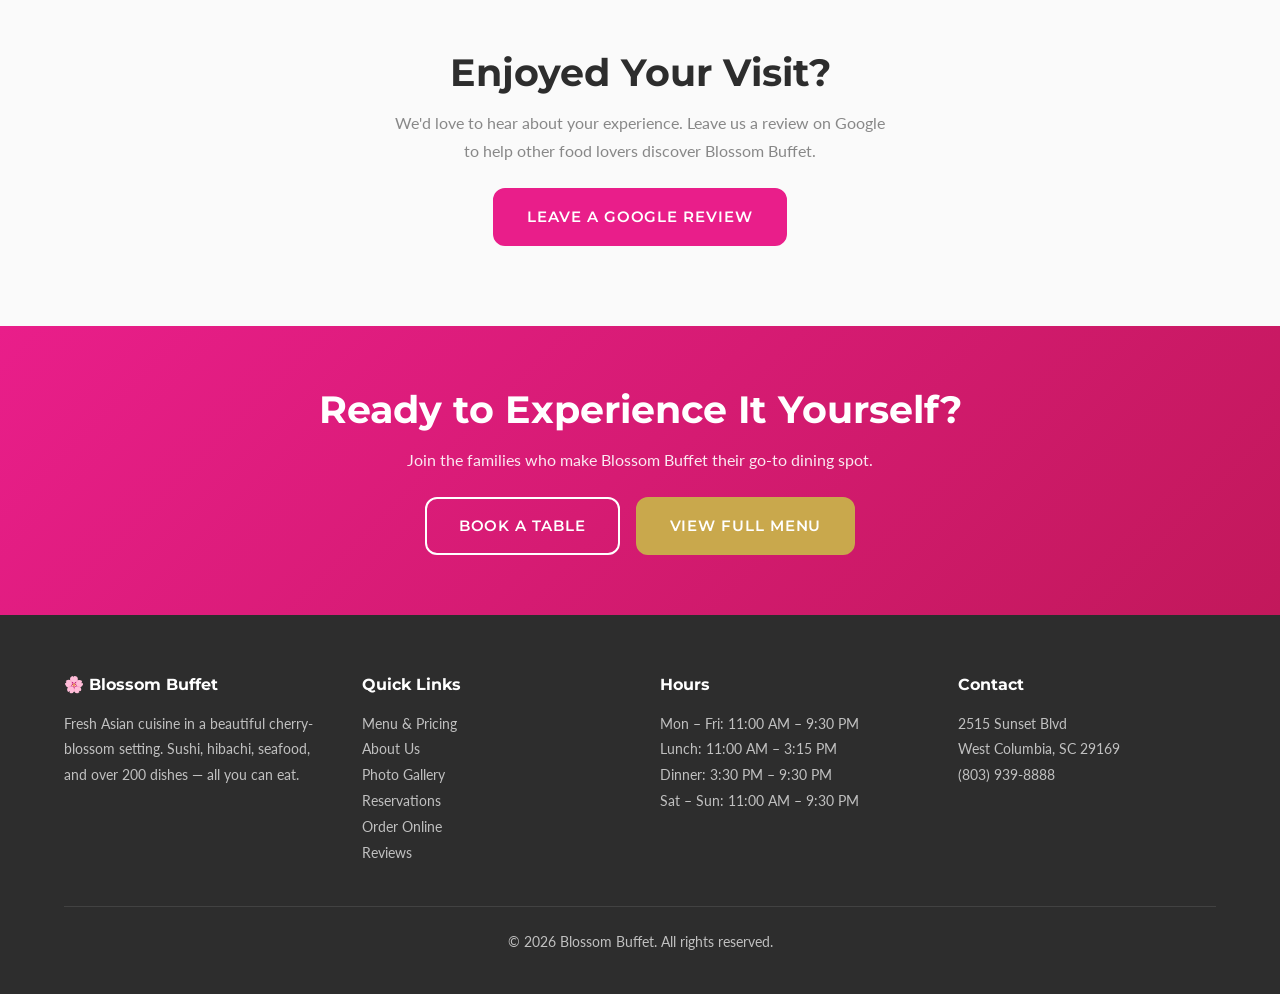
<file: reviews.html>
<!DOCTYPE html>
<html lang="en">
<head>
  <meta charset="UTF-8">
  <meta name="viewport" content="width=device-width, initial-scale=1.0">
  <title>Customer Reviews | Blossom Buffet — What Our Guests Say</title>
  <meta name="description" content="Read customer reviews for Blossom Buffet. See what guests love about our sushi, hibachi, seafood buffet, friendly service, and family-friendly atmosphere in West Columbia, SC.">
  <link rel="preconnect" href="https://fonts.googleapis.com">
  <link rel="preconnect" href="https://fonts.gstatic.com" crossorigin>
  <link href="https://fonts.googleapis.com/css2?family=Montserrat:wght@400;600;700;800&family=Lato:wght@300;400;700&display=swap" rel="stylesheet">
  <link rel="stylesheet" href="css/style.css">
</head>
<body>

  <!-- Navigation -->
  <nav class="site-nav" aria-label="Main navigation">
    <div class="nav-inner">
      <a href="index.html" class="nav-logo" aria-label="Blossom Buffet Home">
        <span class="blossom-icon" aria-hidden="true">&#127800;</span>
        Blossom <span>Buffet</span>
      </a>
      <button class="hamburger" aria-label="Toggle menu" aria-expanded="false">
        <span></span><span></span><span></span>
      </button>
      <div class="nav-links" role="menubar">
        <a href="index.html" role="menuitem">Home</a>
        <a href="menu.html" role="menuitem">Menu</a>
        <a href="about.html" role="menuitem">About</a>
        <a href="gallery.html" role="menuitem">Gallery</a>
        <a href="reservations.html" role="menuitem">Reservations</a>
        <a href="order.html" role="menuitem">Order</a>
        <a href="contact.html" role="menuitem">Contact</a>
        <a href="reviews.html" class="active" role="menuitem">Reviews</a>
      </div>
    </div>
  </nav>

  <!-- Page Header -->
  <header class="page-header">
    <div class="container">
      <h1>Customer Reviews</h1>
      <p>Hear what our guests have to say about their Blossom Buffet experience</p>
    </div>
  </header>

  <!-- Rating Overview -->
  <section class="section" aria-labelledby="overview-heading">
    <div class="container">
      <div class="section-header">
        <h2 id="overview-heading">Guest Satisfaction</h2>
        <div class="divider" aria-hidden="true"></div>
      </div>
      <div class="stats-bar" style="max-width:800px; margin:0 auto;">
        <div class="stat-item fade-up">
          <div class="stat-number">4.2</div>
          <div class="stat-label">Google Rating</div>
        </div>
        <div class="stat-item fade-up">
          <div class="stat-number">1,200+</div>
          <div class="stat-label">Google Reviews</div>
        </div>
        <div class="stat-item fade-up">
          <div class="stat-number">94%</div>
          <div class="stat-label">Would Return</div>
        </div>
        <div class="stat-item fade-up">
          <div class="stat-number">4.5</div>
          <div class="stat-label">Food Quality</div>
        </div>
      </div>
    </div>
  </section>

  <!-- Featured Reviews -->
  <section class="section section-alt" aria-labelledby="reviews-heading">
    <div class="container">
      <div class="section-header">
        <h2 id="reviews-heading">Featured Reviews</h2>
        <p>Curated testimonials from our happy guests</p>
        <div class="divider" aria-hidden="true"></div>
      </div>

      <div style="max-width:800px; margin:0 auto;">
        <div class="review-card fade-up">
          <div class="review-header">
            <div class="review-avatar" aria-hidden="true">JM</div>
            <div class="review-meta">
              <h4>Jessica M.</h4>
              <span class="review-date">Visited February 2026</span>
            </div>
          </div>
          <div class="review-stars" aria-label="5 out of 5 stars">&#9733;&#9733;&#9733;&#9733;&#9733;</div>
          <p class="review-text">The variety is unbelievable! We came for lunch and were blown away by the selection — fresh sushi being rolled right there, a hibachi station, crawfish, mussels, and a full Chinese food bar. My kids loved the mac and cheese and chicken nuggets on the American bar, while I went straight for the sushi. The dessert and fruit bar was a perfect ending. Staff kept our table spotless and drinks filled the entire time. Incredible value for the price.</p>
          <p class="review-source">via Google Reviews</p>
        </div>

        <div class="review-card fade-up">
          <div class="review-header">
            <div class="review-avatar" aria-hidden="true">RT</div>
            <div class="review-meta">
              <h4>Robert T.</h4>
              <span class="review-date">Visited January 2026</span>
            </div>
          </div>
          <div class="review-stars" aria-label="5 out of 5 stars">&#9733;&#9733;&#9733;&#9733;&#9733;</div>
          <p class="review-text">Best buffet in the Columbia area, hands down. The seafood station alone is worth the price — crawfish, mussels, shrimp, and baked salmon, all fresh and well-seasoned. The hibachi grill was making chicken and steak to order, and the sushi rolls were on par with dedicated sushi restaurants. Add in the drinks being included in the price and you really can't beat this place. We'll be regulars.</p>
          <p class="review-source">via Google Reviews</p>
        </div>

        <div class="review-card fade-up">
          <div class="review-header">
            <div class="review-avatar" aria-hidden="true">AL</div>
            <div class="review-meta">
              <h4>Angela L.</h4>
              <span class="review-date">Visited December 2025</span>
            </div>
          </div>
          <div class="review-stars" aria-label="5 out of 5 stars">&#9733;&#9733;&#9733;&#9733;&#9733;</div>
          <p class="review-text">We brought a party of 12 for my daughter's birthday dinner and they were so accommodating. The cherry blossom tree in the dining room makes for great photos! Food was constantly refreshed — never saw an empty tray. The servers were friendly and attentive, keeping our drinks topped up the whole evening. Everyone in our group found plenty to eat and we all left stuffed and happy. Already planning our next visit!</p>
          <p class="review-source">via Google Reviews</p>
        </div>

        <div class="review-card fade-up">
          <div class="review-header">
            <div class="review-avatar" aria-hidden="true">DW</div>
            <div class="review-meta">
              <h4>David W.</h4>
              <span class="review-date">Visited January 2026</span>
            </div>
          </div>
          <div class="review-stars" aria-label="4 out of 5 stars">&#9733;&#9733;&#9733;&#9733;&#9734;</div>
          <p class="review-text">Great selection and really clean restaurant. The sushi bar is legit — probably 15-20 different rolls available at any time, and they're constantly making fresh ones. The spicy baby octopus was a nice surprise. Hibachi station is solid too. Only thing I'd improve is slightly longer weekend hours, but otherwise this is our go-to spot for family dinners. Much better than the old buffets in the area.</p>
          <p class="review-source">via Google Reviews</p>
        </div>

        <div class="review-card fade-up">
          <div class="review-header">
            <div class="review-avatar" aria-hidden="true">SK</div>
            <div class="review-meta">
              <h4>Sarah K.</h4>
              <span class="review-date">Visited February 2026</span>
            </div>
          </div>
          <div class="review-stars" aria-label="5 out of 5 stars">&#9733;&#9733;&#9733;&#9733;&#9733;</div>
          <p class="review-text">Took my parents here for their anniversary and they absolutely loved it. The décor is beautiful — the cherry blossoms and string lights make it feel special. Mom loved the fruit and dessert bar (the watermelon was perfectly ripe!), Dad went back three times for the hibachi steak. The price is so reasonable for the quality and quantity of food. Staff was wonderful, very patient and friendly. A gem in West Columbia!</p>
          <p class="review-source">via Google Reviews</p>
        </div>

        <div class="review-card fade-up">
          <div class="review-header">
            <div class="review-avatar" aria-hidden="true">MC</div>
            <div class="review-meta">
              <h4>Marcus C.</h4>
              <span class="review-date">Visited November 2025</span>
            </div>
          </div>
          <div class="review-stars" aria-label="5 out of 5 stars">&#9733;&#9733;&#9733;&#9733;&#9733;</div>
          <p class="review-text">If you're looking for a buffet with actual quality food, this is it. The General Tso's chicken and sweet and sour chicken were both crispy and flavorful — not soggy like most buffets. Egg rolls were fresh and hot. But the standout for me was the seafood — the crawfish boil was legit southern style and the mussels were perfectly cooked. Carry-out option is great too if you want to bring food home. We got a pound of hibachi and sushi to go. Highly recommend!</p>
          <p class="review-source">via Google Reviews</p>
        </div>
      </div>
    </div>
  </section>

  <!-- Leave Review CTA -->
  <section class="section" aria-labelledby="leave-review-heading">
    <div class="container" style="text-align:center;">
      <h2 id="leave-review-heading" style="margin-bottom:12px;">Enjoyed Your Visit?</h2>
      <p style="color:var(--gray); max-width:500px; margin:0 auto 24px;">We'd love to hear about your experience. Leave us a review on Google to help other food lovers discover Blossom Buffet.</p>
      <span class="btn btn-primary">Leave a Google Review</span>
    </div>
  </section>

  <!-- CTA -->
  <section class="cta-banner">
    <div class="container">
      <h2>Ready to Experience It Yourself?</h2>
      <p>Join the families who make Blossom Buffet their go-to dining spot.</p>
      <div class="hero-btns">
        <a href="reservations.html" class="btn btn-secondary">Book a Table</a>
        <a href="menu.html" class="btn btn-gold">View Full Menu</a>
      </div>
    </div>
  </section>

  <!-- Footer -->
  <footer class="site-footer">
    <div class="container">
      <div class="footer-grid">
        <div class="footer-col">
          <h4>&#127800; Blossom Buffet</h4>
          <p>Fresh Asian cuisine in a beautiful cherry-blossom setting. Sushi, hibachi, seafood, and over 200 dishes — all you can eat.</p>
        </div>
        <div class="footer-col">
          <h4>Quick Links</h4>
          <ul>
            <li><a href="menu.html">Menu &amp; Pricing</a></li>
            <li><a href="about.html">About Us</a></li>
            <li><a href="gallery.html">Photo Gallery</a></li>
            <li><a href="reservations.html">Reservations</a></li>
            <li><a href="order.html">Order Online</a></li>
            <li><a href="reviews.html">Reviews</a></li>
          </ul>
        </div>
        <div class="footer-col">
          <h4>Hours</h4>
          <ul>
            <li>Mon – Fri: 11:00 AM – 9:30 PM</li>
            <li>Lunch: 11:00 AM – 3:15 PM</li>
            <li>Dinner: 3:30 PM – 9:30 PM</li>
            <li>Sat – Sun: 11:00 AM – 9:30 PM</li>
          </ul>
        </div>
        <div class="footer-col">
          <h4>Contact</h4>
          <ul>
            <li>2515 Sunset Blvd</li>
            <li>West Columbia, SC 29169</li>
            <li><a href="tel:+18039398888">(803) 939-8888</a></li>
          </ul>
        </div>
      </div>
      <div class="footer-bottom">
        <p>&copy; 2026 Blossom Buffet. All rights reserved.</p>
      </div>
    </div>
  </footer>

  <script src="js/main.js"></script>
</body>
</html>
</file>
<file: css/style.css>
/* ===== Blossom Buffet — Main Stylesheet ===== */

/* --- CSS Custom Properties --- */
:root {
  --pink-light: #fce4ec;
  --pink: #f8bbd0;
  --pink-dark: #e91e8a;
  --blush: #f9e8e0;
  --cream: #fdf6f0;
  --white: #ffffff;
  --off-white: #fafafa;
  --charcoal: #2d2d2d;
  --charcoal-light: #4a4a4a;
  --gold: #c9a84c;
  --gold-light: #e8d48b;
  --gray: #888;
  --gray-light: #e0e0e0;
  --green-accent: #6b8e6b;
  --font-heading: 'Montserrat', sans-serif;
  --font-body: 'Lato', sans-serif;
  --max-width: 1200px;
  --nav-height: 72px;
  --transition: 0.3s ease;
  --shadow: 0 2px 12px rgba(0,0,0,0.08);
  --shadow-lg: 0 8px 32px rgba(0,0,0,0.12);
  --radius: 12px;
  --radius-sm: 6px;
}

/* --- Reset & Base --- */
*,
*::before,
*::after {
  margin: 0;
  padding: 0;
  box-sizing: border-box;
}

html {
  scroll-behavior: smooth;
  font-size: 16px;
}

body {
  font-family: var(--font-body);
  color: var(--charcoal);
  background: var(--off-white);
  line-height: 1.7;
  -webkit-font-smoothing: antialiased;
}

img {
  max-width: 100%;
  height: auto;
  display: block;
}

a {
  color: var(--pink-dark);
  text-decoration: none;
  transition: color var(--transition);
}

a:hover {
  color: var(--gold);
}

ul, ol {
  list-style: none;
}

h1, h2, h3, h4, h5, h6 {
  font-family: var(--font-heading);
  font-weight: 700;
  line-height: 1.25;
  color: var(--charcoal);
}

h1 { font-size: clamp(2rem, 5vw, 3.2rem); }
h2 { font-size: clamp(1.6rem, 4vw, 2.4rem); }
h3 { font-size: clamp(1.2rem, 3vw, 1.6rem); }

p { margin-bottom: 1rem; }

.container {
  width: 90%;
  max-width: var(--max-width);
  margin: 0 auto;
}

.sr-only {
  position: absolute;
  width: 1px;
  height: 1px;
  padding: 0;
  margin: -1px;
  overflow: hidden;
  clip: rect(0,0,0,0);
  white-space: nowrap;
  border: 0;
}

/* --- Buttons --- */
.btn {
  display: inline-block;
  padding: 14px 32px;
  border-radius: var(--radius);
  font-family: var(--font-heading);
  font-weight: 600;
  font-size: 0.95rem;
  text-transform: uppercase;
  letter-spacing: 0.06em;
  cursor: pointer;
  border: 2px solid transparent;
  transition: all var(--transition);
  text-align: center;
}

.btn-primary {
  background: var(--pink-dark);
  color: var(--white);
  border-color: var(--pink-dark);
}

.btn-primary:hover {
  background: transparent;
  color: var(--pink-dark);
}

.btn-secondary {
  background: transparent;
  color: var(--white);
  border-color: var(--white);
}

.btn-secondary:hover {
  background: var(--white);
  color: var(--charcoal);
}

.btn-gold {
  background: var(--gold);
  color: var(--white);
  border-color: var(--gold);
}

.btn-gold:hover {
  background: transparent;
  color: var(--gold);
}

.btn-outline {
  background: transparent;
  color: var(--pink-dark);
  border-color: var(--pink-dark);
}

.btn-outline:hover {
  background: var(--pink-dark);
  color: var(--white);
}

/* --- Navigation --- */
.site-nav {
  position: fixed;
  top: 0;
  left: 0;
  right: 0;
  height: var(--nav-height);
  background: rgba(255,255,255,0.97);
  backdrop-filter: blur(8px);
  box-shadow: var(--shadow);
  z-index: 1000;
  display: flex;
  align-items: center;
}

.nav-inner {
  display: flex;
  align-items: center;
  justify-content: space-between;
  width: 90%;
  max-width: var(--max-width);
  margin: 0 auto;
}

.nav-logo {
  font-family: var(--font-heading);
  font-size: 1.5rem;
  font-weight: 700;
  color: var(--charcoal);
  display: flex;
  align-items: center;
  gap: 8px;
}

.nav-logo .blossom-icon {
  font-size: 1.8rem;
}

.nav-logo span {
  color: var(--pink-dark);
}

.nav-links {
  display: flex;
  align-items: center;
  gap: 28px;
}

.nav-links a {
  font-family: var(--font-heading);
  font-size: 0.88rem;
  font-weight: 600;
  color: var(--charcoal-light);
  text-transform: uppercase;
  letter-spacing: 0.05em;
  position: relative;
  padding: 4px 0;
}

.nav-links a::after {
  content: '';
  position: absolute;
  bottom: -2px;
  left: 0;
  width: 0;
  height: 2px;
  background: var(--pink-dark);
  transition: width var(--transition);
}

.nav-links a:hover::after,
.nav-links a.active::after {
  width: 100%;
}

.nav-links a:hover,
.nav-links a.active {
  color: var(--pink-dark);
}

.nav-cta {
  padding: 10px 22px !important;
  background: var(--pink-dark);
  color: var(--white) !important;
  border-radius: var(--radius-sm);
}

.nav-cta::after {
  display: none !important;
}

.nav-cta:hover {
  background: var(--gold);
  color: var(--white) !important;
}

/* Hamburger */
.hamburger {
  display: none;
  flex-direction: column;
  gap: 5px;
  cursor: pointer;
  background: none;
  border: none;
  padding: 8px;
}

.hamburger span {
  display: block;
  width: 26px;
  height: 3px;
  background: var(--charcoal);
  border-radius: 2px;
  transition: all var(--transition);
}

.hamburger.open span:nth-child(1) {
  transform: rotate(45deg) translate(5px, 6px);
}

.hamburger.open span:nth-child(2) {
  opacity: 0;
}

.hamburger.open span:nth-child(3) {
  transform: rotate(-45deg) translate(5px, -6px);
}

/* --- Hero Section --- */
.hero {
  position: relative;
  min-height: 90vh;
  display: flex;
  align-items: center;
  justify-content: center;
  text-align: center;
  margin-top: var(--nav-height);
  overflow: hidden;
  background: linear-gradient(135deg, #2d2d2d 0%, #1a1a2e 100%);
}

.hero-bg {
  position: absolute;
  inset: 0;
  background-size: cover;
  background-position: center;
  opacity: 0.35;
}

.hero-overlay {
  position: absolute;
  inset: 0;
  background: linear-gradient(
    180deg,
    rgba(45,45,45,0.5) 0%,
    rgba(45,45,45,0.7) 100%
  );
}

.hero-blossoms {
  position: absolute;
  inset: 0;
  overflow: hidden;
  pointer-events: none;
}

.petal {
  position: absolute;
  width: 18px;
  height: 18px;
  background: var(--pink);
  border-radius: 50% 0 50% 50%;
  opacity: 0.5;
  animation: fall linear infinite;
}

@keyframes fall {
  0% {
    transform: translateY(-10vh) rotate(0deg);
    opacity: 0.6;
  }
  100% {
    transform: translateY(110vh) rotate(720deg);
    opacity: 0;
  }
}

.hero-content {
  position: relative;
  z-index: 2;
  color: var(--white);
  max-width: 720px;
  padding: 0 20px;
}

.hero-content h1 {
  color: var(--white);
  margin-bottom: 8px;
  font-size: clamp(2.4rem, 6vw, 4rem);
}

.hero-tagline {
  font-size: clamp(1rem, 2.5vw, 1.35rem);
  color: var(--pink-light);
  margin-bottom: 12px;
  font-weight: 300;
}

.hero-subtitle {
  font-size: clamp(0.9rem, 2vw, 1.1rem);
  color: rgba(255,255,255,0.8);
  margin-bottom: 32px;
  max-width: 540px;
  margin-left: auto;
  margin-right: auto;
}

.hero-btns {
  display: flex;
  gap: 16px;
  justify-content: center;
  flex-wrap: wrap;
}

/* --- Section Styles --- */
.section {
  padding: 80px 0;
}

.section-alt {
  background: var(--cream);
}

.section-pink {
  background: var(--pink-light);
}

.section-dark {
  background: var(--charcoal);
  color: var(--white);
}

.section-dark h2,
.section-dark h3 {
  color: var(--white);
}

.section-header {
  text-align: center;
  margin-bottom: 48px;
}

.section-header h2 {
  margin-bottom: 12px;
}

.section-header p {
  color: var(--gray);
  max-width: 600px;
  margin: 0 auto;
  font-size: 1.05rem;
}

.section-header .divider {
  width: 60px;
  height: 3px;
  background: var(--gold);
  margin: 16px auto 0;
  border-radius: 2px;
}

/* --- Feature Cards Grid --- */
.features-grid {
  display: grid;
  grid-template-columns: repeat(auto-fit, minmax(260px, 1fr));
  gap: 28px;
}

.feature-card {
  background: var(--white);
  border-radius: var(--radius);
  padding: 36px 28px;
  text-align: center;
  box-shadow: var(--shadow);
  transition: transform var(--transition), box-shadow var(--transition);
}

.feature-card:hover {
  transform: translateY(-4px);
  box-shadow: var(--shadow-lg);
}

.feature-icon {
  font-size: 2.6rem;
  margin-bottom: 16px;
  display: block;
}

.feature-card h3 {
  margin-bottom: 10px;
  font-size: 1.15rem;
}

.feature-card p {
  color: var(--gray);
  font-size: 0.95rem;
  margin-bottom: 0;
}

/* --- Menu Highlights --- */
.menu-highlights {
  display: grid;
  grid-template-columns: repeat(auto-fit, minmax(220px, 1fr));
  gap: 24px;
}

.menu-item-card {
  background: var(--white);
  border-radius: var(--radius);
  overflow: hidden;
  box-shadow: var(--shadow);
  transition: transform var(--transition);
}

.menu-item-card:hover {
  transform: translateY(-4px);
}

.menu-item-img {
  width: 100%;
  height: 180px;
  background: var(--pink-light);
  display: flex;
  align-items: center;
  justify-content: center;
  font-size: 3rem;
}

.menu-item-info {
  padding: 20px;
}

.menu-item-info h3 {
  font-size: 1.05rem;
  margin-bottom: 6px;
}

.menu-item-info p {
  color: var(--gray);
  font-size: 0.9rem;
  margin-bottom: 0;
}

/* --- Pricing Cards --- */
.pricing-grid {
  display: grid;
  grid-template-columns: repeat(auto-fit, minmax(280px, 1fr));
  gap: 28px;
  max-width: 900px;
  margin: 0 auto;
}

.pricing-card {
  background: var(--white);
  border-radius: var(--radius);
  padding: 40px 32px;
  text-align: center;
  box-shadow: var(--shadow);
  border: 2px solid transparent;
  transition: all var(--transition);
}

.pricing-card:hover,
.pricing-card.featured {
  border-color: var(--gold);
  transform: translateY(-4px);
}

.pricing-card.featured {
  position: relative;
}

.pricing-badge {
  position: absolute;
  top: -14px;
  left: 50%;
  transform: translateX(-50%);
  background: var(--gold);
  color: var(--white);
  padding: 4px 20px;
  border-radius: 20px;
  font-size: 0.8rem;
  font-weight: 700;
  text-transform: uppercase;
  letter-spacing: 0.05em;
  font-family: var(--font-heading);
}

.pricing-card h3 {
  margin-bottom: 8px;
}

.pricing-price {
  font-size: 2.8rem;
  font-weight: 800;
  color: var(--pink-dark);
  font-family: var(--font-heading);
}

.pricing-price small {
  font-size: 0.9rem;
  font-weight: 400;
  color: var(--gray);
}

.pricing-note {
  color: var(--gray);
  font-size: 0.88rem;
  margin: 8px 0 20px;
}

.pricing-features {
  text-align: left;
  margin-bottom: 24px;
}

.pricing-features li {
  padding: 6px 0;
  font-size: 0.95rem;
  display: flex;
  align-items: center;
  gap: 8px;
}

.pricing-features li::before {
  content: '\2713';
  color: var(--green-accent);
  font-weight: 700;
}

/* --- Testimonials --- */
.testimonials-grid {
  display: grid;
  grid-template-columns: repeat(auto-fit, minmax(300px, 1fr));
  gap: 28px;
}

.testimonial-card {
  background: var(--white);
  border-radius: var(--radius);
  padding: 32px;
  box-shadow: var(--shadow);
  position: relative;
}

.testimonial-card::before {
  content: '\201C';
  font-size: 4rem;
  color: var(--pink);
  font-family: Georgia, serif;
  position: absolute;
  top: 12px;
  left: 24px;
  line-height: 1;
}

.testimonial-text {
  font-style: italic;
  color: var(--charcoal-light);
  margin-bottom: 16px;
  padding-top: 20px;
  font-size: 0.98rem;
}

.testimonial-author {
  display: flex;
  align-items: center;
  gap: 12px;
}

.testimonial-avatar {
  width: 44px;
  height: 44px;
  border-radius: 50%;
  background: var(--pink-light);
  display: flex;
  align-items: center;
  justify-content: center;
  font-weight: 700;
  font-size: 1rem;
  color: var(--pink-dark);
  font-family: var(--font-heading);
}

.testimonial-name {
  font-weight: 700;
  font-size: 0.95rem;
}

.testimonial-stars {
  color: var(--gold);
  font-size: 0.9rem;
  letter-spacing: 2px;
}

/* --- Info Boxes (About / Contact) --- */
.info-grid {
  display: grid;
  grid-template-columns: repeat(auto-fit, minmax(300px, 1fr));
  gap: 32px;
}

.info-box {
  background: var(--white);
  border-radius: var(--radius);
  padding: 32px;
  box-shadow: var(--shadow);
}

.info-box h3 {
  margin-bottom: 16px;
  display: flex;
  align-items: center;
  gap: 10px;
}

.info-box p,
.info-box li {
  color: var(--charcoal-light);
  font-size: 0.95rem;
}

.info-box ul li {
  padding: 4px 0;
}

/* --- Menu Page Tabs --- */
.menu-tabs {
  display: flex;
  justify-content: center;
  gap: 12px;
  margin-bottom: 40px;
  flex-wrap: wrap;
}

.menu-tab {
  padding: 10px 24px;
  border: 2px solid var(--gray-light);
  border-radius: 30px;
  background: var(--white);
  font-family: var(--font-heading);
  font-size: 0.88rem;
  font-weight: 600;
  cursor: pointer;
  transition: all var(--transition);
  color: var(--charcoal-light);
}

.menu-tab:hover,
.menu-tab.active {
  border-color: var(--pink-dark);
  background: var(--pink-dark);
  color: var(--white);
}

.menu-category {
  display: none;
}

.menu-category.active {
  display: block;
}

.menu-list {
  display: grid;
  grid-template-columns: repeat(auto-fit, minmax(320px, 1fr));
  gap: 16px;
}

.menu-list-item {
  display: flex;
  justify-content: space-between;
  align-items: baseline;
  padding: 14px 0;
  border-bottom: 1px dashed var(--gray-light);
}

.menu-list-item .item-name {
  font-weight: 600;
  font-size: 1rem;
}

.menu-list-item .item-desc {
  font-size: 0.85rem;
  color: var(--gray);
  display: block;
  margin-top: 2px;
}

.menu-list-item .item-tag {
  display: inline-block;
  background: var(--pink-light);
  color: var(--pink-dark);
  font-size: 0.7rem;
  padding: 2px 8px;
  border-radius: 10px;
  font-weight: 600;
  margin-left: 8px;
  text-transform: uppercase;
}

/* --- Gallery --- */
.gallery-grid {
  display: grid;
  grid-template-columns: repeat(auto-fill, minmax(280px, 1fr));
  gap: 16px;
}

.gallery-item {
  border-radius: var(--radius);
  overflow: hidden;
  position: relative;
  cursor: pointer;
  aspect-ratio: 4/3;
  background: var(--pink-light);
  display: flex;
  align-items: center;
  justify-content: center;
  font-size: 3.5rem;
  transition: transform var(--transition);
}

.gallery-item:hover {
  transform: scale(1.02);
}

.gallery-caption {
  position: absolute;
  bottom: 0;
  left: 0;
  right: 0;
  padding: 16px;
  background: linear-gradient(transparent, rgba(0,0,0,0.7));
  color: var(--white);
  font-size: 0.9rem;
  font-weight: 600;
  opacity: 0;
  transition: opacity var(--transition);
}

.gallery-item:hover .gallery-caption {
  opacity: 1;
}

/* --- Lightbox --- */
.lightbox {
  display: none;
  position: fixed;
  inset: 0;
  z-index: 2000;
  background: rgba(0,0,0,0.9);
  align-items: center;
  justify-content: center;
}

.lightbox.open {
  display: flex;
}

.lightbox-content {
  text-align: center;
  color: var(--white);
  max-width: 80vw;
}

.lightbox-display {
  font-size: 8rem;
  margin-bottom: 16px;
}

.lightbox-caption {
  font-size: 1.1rem;
}

.lightbox-close {
  position: absolute;
  top: 20px;
  right: 30px;
  font-size: 2.5rem;
  color: var(--white);
  cursor: pointer;
  background: none;
  border: none;
  line-height: 1;
}

.lightbox-nav {
  position: absolute;
  top: 50%;
  transform: translateY(-50%);
  font-size: 2.5rem;
  color: var(--white);
  cursor: pointer;
  background: none;
  border: none;
  padding: 12px;
}

.lightbox-prev { left: 20px; }
.lightbox-next { right: 20px; }

/* --- Forms --- */
.form-group {
  margin-bottom: 20px;
}

.form-group label {
  display: block;
  margin-bottom: 6px;
  font-weight: 600;
  font-size: 0.9rem;
  font-family: var(--font-heading);
}

.form-group input,
.form-group select,
.form-group textarea {
  width: 100%;
  padding: 12px 16px;
  border: 2px solid var(--gray-light);
  border-radius: var(--radius-sm);
  font-family: var(--font-body);
  font-size: 0.95rem;
  transition: border-color var(--transition);
  background: var(--white);
}

.form-group input:focus,
.form-group select:focus,
.form-group textarea:focus {
  outline: none;
  border-color: var(--pink-dark);
}

.form-group textarea {
  resize: vertical;
  min-height: 120px;
}

.form-row {
  display: grid;
  grid-template-columns: 1fr 1fr;
  gap: 16px;
}

/* --- Map Placeholder --- */
.map-container {
  border-radius: var(--radius);
  overflow: hidden;
  height: 350px;
  background: var(--gray-light);
  display: flex;
  align-items: center;
  justify-content: center;
  color: var(--gray);
  font-size: 1.1rem;
}

.map-container iframe {
  width: 100%;
  height: 100%;
  border: 0;
}

/* --- Page Header (Inner pages) --- */
.page-header {
  background: linear-gradient(135deg, var(--charcoal) 0%, #1a1a2e 100%);
  padding: 100px 0 60px;
  margin-top: var(--nav-height);
  text-align: center;
  position: relative;
  overflow: hidden;
}

.page-header::before {
  content: '';
  position: absolute;
  inset: 0;
  background: radial-gradient(circle at 20% 80%, rgba(233,30,138,0.15) 0%, transparent 50%),
              radial-gradient(circle at 80% 20%, rgba(201,168,76,0.1) 0%, transparent 50%);
}

.page-header h1 {
  color: var(--white);
  position: relative;
  margin-bottom: 8px;
}

.page-header p {
  color: var(--pink-light);
  position: relative;
  font-size: 1.1rem;
}

/* --- CTA Banner --- */
.cta-banner {
  background: linear-gradient(135deg, var(--pink-dark), #c2185b);
  padding: 60px 0;
  text-align: center;
  color: var(--white);
}

.cta-banner h2 {
  color: var(--white);
  margin-bottom: 12px;
}

.cta-banner p {
  color: rgba(255,255,255,0.9);
  max-width: 500px;
  margin: 0 auto 24px;
}

/* --- Footer --- */
.site-footer {
  background: var(--charcoal);
  color: rgba(255,255,255,0.7);
  padding: 60px 0 24px;
}

.footer-grid {
  display: grid;
  grid-template-columns: repeat(auto-fit, minmax(220px, 1fr));
  gap: 40px;
  margin-bottom: 40px;
}

.footer-col h4 {
  color: var(--white);
  font-family: var(--font-heading);
  margin-bottom: 16px;
  font-size: 1rem;
}

.footer-col p,
.footer-col li {
  font-size: 0.9rem;
  line-height: 1.8;
}

.footer-col a {
  color: rgba(255,255,255,0.7);
}

.footer-col a:hover {
  color: var(--pink);
}

.footer-bottom {
  border-top: 1px solid rgba(255,255,255,0.1);
  padding-top: 24px;
  text-align: center;
  font-size: 0.85rem;
}

/* --- Order Platforms --- */
.order-platforms {
  display: grid;
  grid-template-columns: repeat(auto-fit, minmax(240px, 1fr));
  gap: 24px;
}

.platform-card {
  background: var(--white);
  border-radius: var(--radius);
  padding: 36px 28px;
  text-align: center;
  box-shadow: var(--shadow);
  transition: transform var(--transition), box-shadow var(--transition);
}

.platform-card:hover {
  transform: translateY(-4px);
  box-shadow: var(--shadow-lg);
}

.platform-icon {
  font-size: 2.4rem;
  margin-bottom: 12px;
}

.platform-card h3 {
  margin-bottom: 8px;
  font-size: 1.1rem;
}

.platform-card p {
  color: var(--gray);
  font-size: 0.9rem;
  margin-bottom: 16px;
}

/* --- Reviews Page --- */
.review-card {
  background: var(--white);
  border-radius: var(--radius);
  padding: 32px;
  box-shadow: var(--shadow);
  margin-bottom: 24px;
}

.review-header {
  display: flex;
  align-items: center;
  gap: 16px;
  margin-bottom: 12px;
}

.review-avatar {
  width: 50px;
  height: 50px;
  border-radius: 50%;
  background: var(--pink-light);
  display: flex;
  align-items: center;
  justify-content: center;
  font-weight: 700;
  font-size: 1.2rem;
  color: var(--pink-dark);
  font-family: var(--font-heading);
}

.review-meta h4 {
  font-size: 1rem;
  margin-bottom: 2px;
}

.review-meta .review-date {
  font-size: 0.82rem;
  color: var(--gray);
}

.review-stars {
  color: var(--gold);
  font-size: 1rem;
  margin-bottom: 10px;
  letter-spacing: 2px;
}

.review-text {
  color: var(--charcoal-light);
  font-size: 0.95rem;
  line-height: 1.7;
}

.review-source {
  font-size: 0.82rem;
  color: var(--gray);
  margin-top: 8px;
}

/* --- Stats Bar --- */
.stats-bar {
  display: grid;
  grid-template-columns: repeat(auto-fit, minmax(150px, 1fr));
  gap: 24px;
  text-align: center;
  padding: 20px 0;
}

.stat-item .stat-number {
  font-size: 2.4rem;
  font-weight: 800;
  font-family: var(--font-heading);
  color: var(--pink-dark);
}

.section-dark .stat-number {
  color: var(--gold);
}

.stat-item .stat-label {
  font-size: 0.9rem;
  color: var(--gray);
  margin-top: 4px;
}

.section-dark .stat-label {
  color: rgba(255,255,255,0.7);
}

/* --- Hours Table --- */
.hours-table {
  width: 100%;
  border-collapse: collapse;
}

.hours-table tr {
  border-bottom: 1px solid var(--gray-light);
}

.hours-table td {
  padding: 10px 0;
  font-size: 0.95rem;
}

.hours-table td:first-child {
  font-weight: 600;
}

.hours-table td:last-child {
  text-align: right;
  color: var(--charcoal-light);
}

/* --- Amenities List --- */
.amenities-list {
  display: grid;
  grid-template-columns: repeat(auto-fit, minmax(200px, 1fr));
  gap: 12px;
}

.amenities-list li {
  display: flex;
  align-items: center;
  gap: 10px;
  font-size: 0.95rem;
  padding: 8px 0;
}

.amenity-icon {
  font-size: 1.3rem;
}

/* --- Responsive --- */
@media (max-width: 768px) {
  .nav-links {
    display: none;
    position: fixed;
    top: var(--nav-height);
    left: 0;
    right: 0;
    bottom: 0;
    background: var(--white);
    flex-direction: column;
    align-items: center;
    justify-content: center;
    gap: 24px;
  }

  .nav-links.open {
    display: flex;
  }

  .hamburger {
    display: flex;
  }

  .hero {
    min-height: 80vh;
  }

  .hero-btns {
    flex-direction: column;
    align-items: center;
  }

  .section {
    padding: 56px 0;
  }

  .form-row {
    grid-template-columns: 1fr;
  }

  .pricing-grid {
    grid-template-columns: 1fr;
    max-width: 400px;
  }

  .footer-grid {
    grid-template-columns: 1fr;
    text-align: center;
  }

  .menu-list {
    grid-template-columns: 1fr;
  }
}

@media (max-width: 480px) {
  .btn {
    padding: 12px 24px;
    font-size: 0.85rem;
  }

  .hero {
    min-height: 70vh;
  }

  .gallery-grid {
    grid-template-columns: 1fr 1fr;
  }
}

/* --- Animations (on scroll) --- */
.fade-up {
  opacity: 0;
  transform: translateY(24px);
  transition: opacity 0.6s ease, transform 0.6s ease;
}

.fade-up.visible {
  opacity: 1;
  transform: translateY(0);
}
</file>
